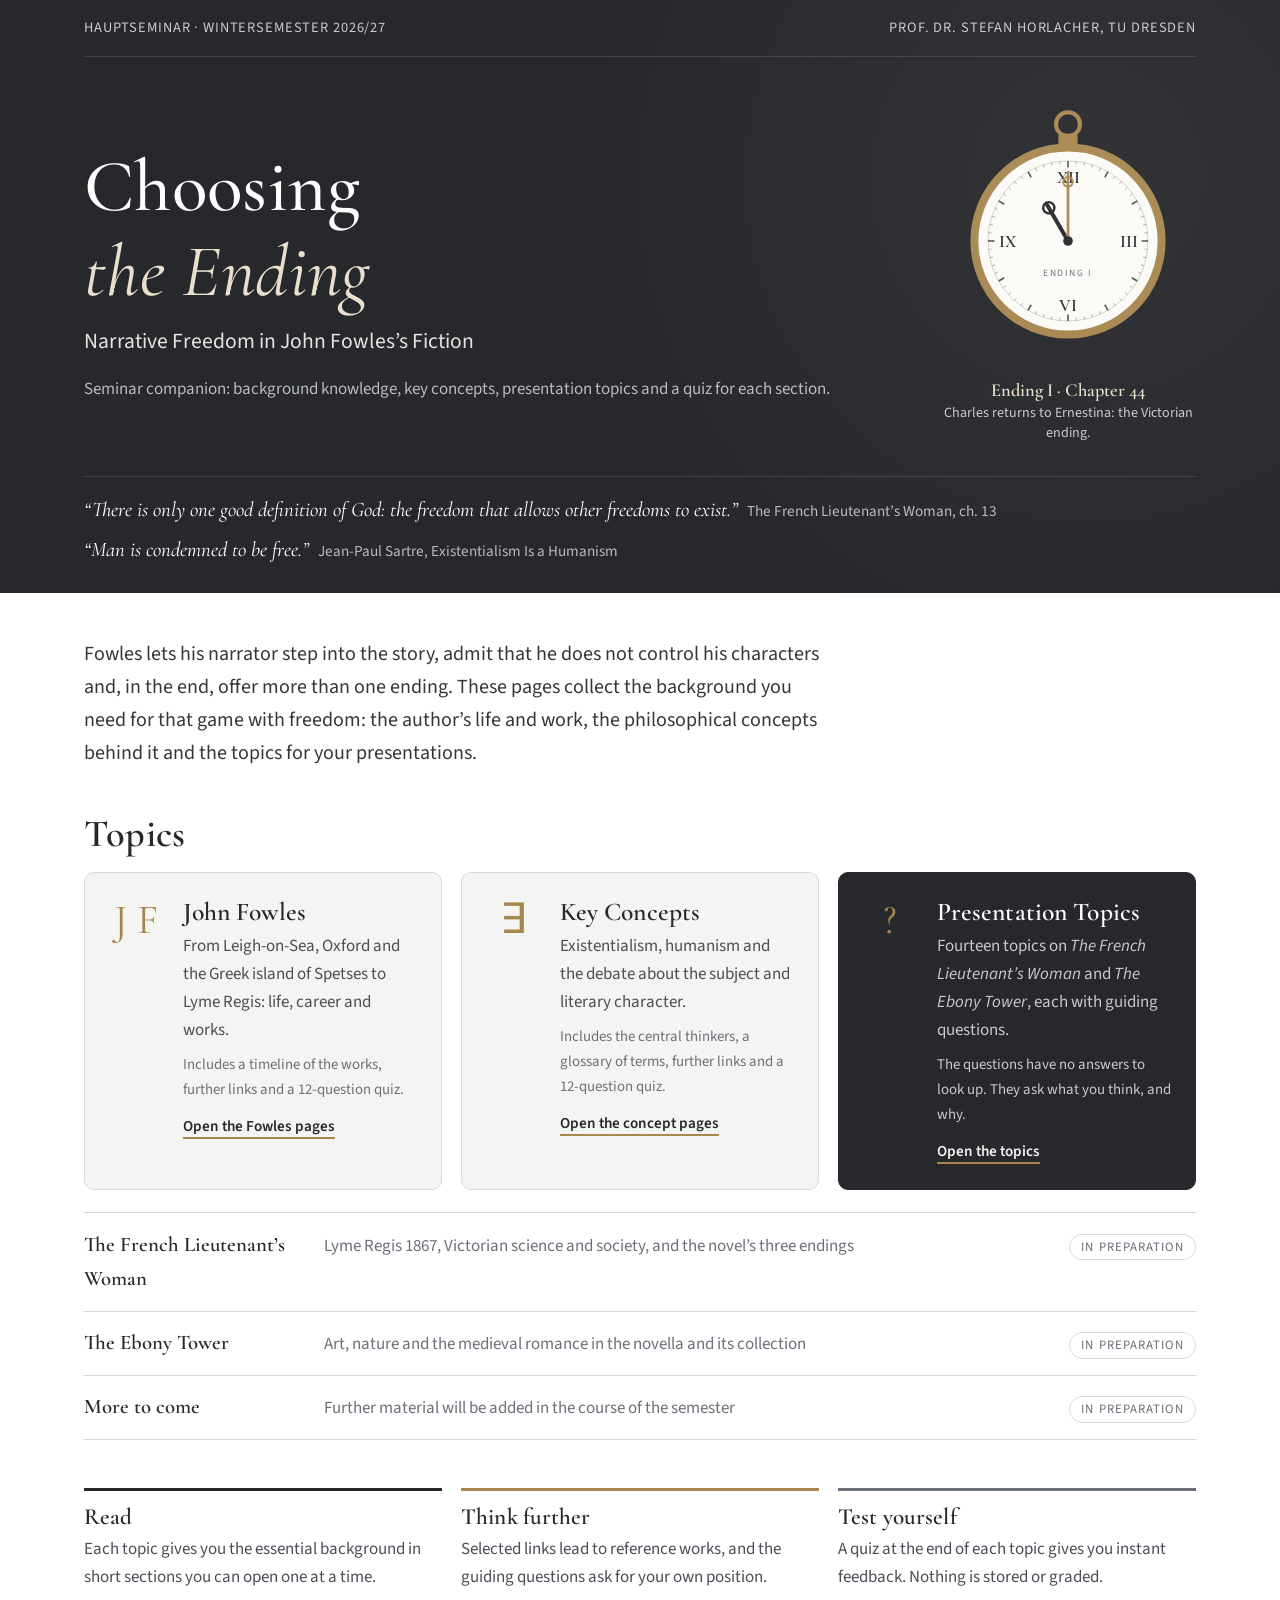
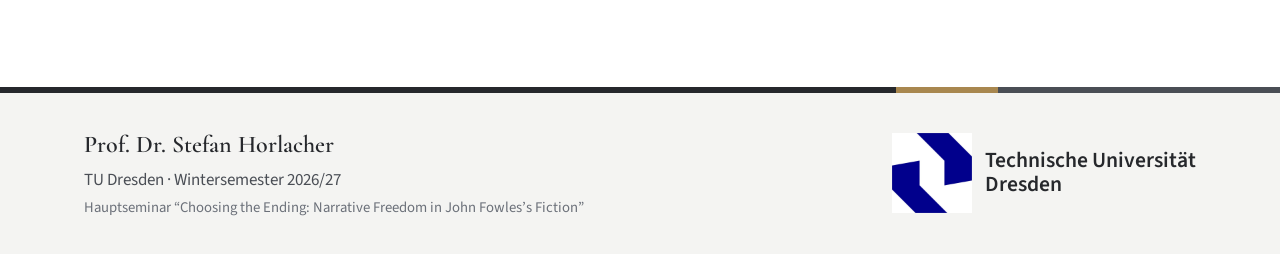
<file: index.html>
<!doctype html>
<html lang="en">
<head>
<meta charset="utf-8">
<meta name="viewport" content="width=device-width, initial-scale=1">
<title>Choosing the Ending · Fowles Seminar</title>
<meta name="description" content="Seminar companion for the Hauptseminar on narrative freedom in John Fowles's fiction, TU Dresden, Wintersemester 2026/27.">
<link rel="preconnect" href="https://fonts.googleapis.com">
<link rel="preconnect" href="https://fonts.gstatic.com" crossorigin>
<link href="https://fonts.googleapis.com/css2?family=Cormorant+Garamond:ital,wght@0,400;0,500;0,600;0,700;1,400;1,500&family=Source+Sans+3:wght@400;600;700&display=swap" rel="stylesheet">
<link rel="stylesheet" href="style.css?v=1">
</head>
<body>
<a class="skip" href="#main">Skip to content</a>

<header class="site-header">
  <div class="wrap">
    <div class="topbar">
      <span>Hauptseminar · Wintersemester 2026/27</span>
      <span>Prof. Dr. Stefan Horlacher, TU Dresden</span>
    </div>

    <div class="hero-grid">
      <div>
        <h1>Choosing <span class="l2">the Ending</span></h1>
        <p class="sub">Narrative Freedom in John Fowles’s Fiction</p>
        <p class="kind">Seminar companion: background knowledge, key concepts, presentation topics and a quiz for each section.</p>
      </div>

      <!-- A Breguet pocket watch: in chapter 61 of The French Lieutenant's Woman the impresario sets his watch back
           a quarter of an hour, and the ending is played again. -->
      <div class="watch-wrap">
        <svg class="watch" id="watch" viewBox="0 0 300 330" role="img" aria-labelledby="watch-t">
          <title id="watch-t">A pocket watch whose hands move forward a quarter of an hour and are then set back, as the three endings of The French Lieutenant’s Woman are shown in turn</title>
          <circle cx="150" cy="24" r="15" fill="none" stroke="#a8874f" stroke-width="5"/>
          <rect x="138" y="36" width="24" height="16" rx="4" fill="#a8874f"/>
          <circle cx="150" cy="170" r="122" fill="#a8874f"/>
          <circle cx="150" cy="170" r="112" fill="#fbfaf7"/>
          <circle cx="150" cy="170" r="100" fill="none" stroke="#26282c" stroke-opacity=".25"/>
          <g id="ticks"></g>
          <g font-family="Cormorant Garamond, Garamond, serif" font-size="22" font-weight="600" fill="#26282c" text-anchor="middle">
            <text x="150" y="98">XII</text><text x="226" y="178">III</text><text x="150" y="257">VI</text><text x="74" y="178">IX</text>
          </g>
          <text id="dial-ending" x="150" y="214" text-anchor="middle" fill="#6b7079" font-family="Source Sans 3, sans-serif" font-size="12" letter-spacing="2">ENDING I</text>
          <g class="hand" id="h-hour">
            <line x1="150" y1="170" x2="150" y2="118" stroke="#26282c" stroke-width="5" stroke-linecap="round"/>
            <circle cx="150" cy="122" r="7" fill="none" stroke="#26282c" stroke-width="3"/>
          </g>
          <g class="hand" id="h-min">
            <line x1="150" y1="170" x2="150" y2="84" stroke="#a8874f" stroke-width="3.5" stroke-linecap="round"/>
            <circle cx="150" cy="96" r="6" fill="none" stroke="#a8874f" stroke-width="2.5"/>
          </g>
          <circle cx="150" cy="170" r="6" fill="#26282c"/>
        </svg>
        <p class="watch-caption" id="watch-caption" aria-live="polite"><b>Ending I · Chapter 44</b>Charles returns to Ernestina: the Victorian ending.</p>
      </div>
    </div>

    <div class="motto">
      <span><span class="w">“There is only one good definition of God: the freedom that allows other freedoms to exist.”</span> The French Lieutenant’s Woman, ch. 13</span>
      <span><span class="w">“Man is condemned to be free.”</span> Jean-Paul Sartre, Existentialism Is a Humanism</span>
    </div>
  </div>
</header>

<main id="main" class="wrap">
  <p class="lead">Fowles lets his narrator step into the story, admit that he does not control his characters and, in the end, offer more than one ending. These pages collect the background you need for that game with freedom: the author’s life and work, the philosophical concepts behind it and the topics for your presentations.</p>

  <h2>Topics</h2>
  <div class="features">
    <a class="feature" href="fowles.html">
      <span class="glyph" aria-hidden="true">J F</span>
      <span>
        <h3>John Fowles</h3>
        <p>From Leigh-on-Sea, Oxford and the Greek island of Spetses to Lyme Regis: life, career and works.</p>
        <p class="contents">Includes a timeline of the works, further links and a 12-question quiz.</p>
        <span class="open">Open the Fowles pages</span>
      </span>
    </a>
    <a class="feature" href="concepts.html">
      <span class="glyph" aria-hidden="true">∃</span>
      <span>
        <h3>Key Concepts</h3>
        <p>Existentialism, humanism and the debate about the subject and literary character.</p>
        <p class="contents">Includes the central thinkers, a glossary of terms, further links and a 12-question quiz.</p>
        <span class="open">Open the concept pages</span>
      </span>
    </a>
    <a class="feature dark" href="presentations.html">
      <span class="glyph" aria-hidden="true">?</span>
      <span>
        <h3>Presentation Topics</h3>
        <p>Fourteen topics on <i>The French Lieutenant’s Woman</i> and <i>The Ebony Tower</i>, each with guiding questions.</p>
        <p class="contents">The questions have no answers to look up. They ask what you think, and why.</p>
        <span class="open">Open the topics</span>
      </span>
    </a>
  </div>

  <ul class="upcoming">
    <li>
      <span class="name">The French Lieutenant’s Woman</span>
      <span class="what">Lyme Regis 1867, Victorian science and society, and the novel’s three endings</span>
      <span class="status">In preparation</span>
    </li>
    <li>
      <span class="name">The Ebony Tower</span>
      <span class="what">Art, nature and the medieval romance in the novella and its collection</span>
      <span class="status">In preparation</span>
    </li>
    <li>
      <span class="name">More to come</span>
      <span class="what">Further material will be added in the course of the semester</span>
      <span class="status">In preparation</span>
    </li>
  </ul>

  <section class="how" aria-label="How to use these pages">
    <div>
      <h3>Read</h3>
      <p>Each topic gives you the essential background in short sections you can open one at a time.</p>
    </div>
    <div>
      <h3>Think further</h3>
      <p>Selected links lead to reference works, and the guiding questions ask for your own position.</p>
    </div>
    <div>
      <h3>Test yourself</h3>
      <p>A quiz at the end of each topic gives you instant feedback. Nothing is stored or graded.</p>
    </div>
  </section>
</main>

<footer class="site-footer">
  <div class="band"></div>
  <div class="wrap inner">
    <div>
      <div class="who">Prof. Dr. Stefan Horlacher</div>
      <p>TU Dresden · Wintersemester 2026/27</p>
      <p class="seminar">Hauptseminar “Choosing the Ending: Narrative Freedom in John Fowles’s Fiction”</p>
    </div>
    <div class="tu-logo"><img src="tud-logo-mark.png" alt="" onerror="this.remove()"><span>Technische Universität<br>Dresden</span></div>
  </div>
</footer>

<script>
  // Watch: ticks, and the three endings in a loop
  (function () {
    var ns = "http://www.w3.org/2000/svg", g = document.getElementById("ticks");
    for (var i = 0; i < 60; i++) {
      var l = document.createElementNS(ns, "line"), big = i % 5 === 0;
      l.setAttribute("x1", 150); l.setAttribute("x2", 150);
      l.setAttribute("y1", 70); l.setAttribute("y2", big ? 78 : 74);
      l.setAttribute("stroke", "#26282c"); l.setAttribute("stroke-width", big ? 2 : 1);
      l.setAttribute("stroke-opacity", big ? .8 : .4);
      l.setAttribute("transform", "rotate(" + i * 6 + " 150 170)");
      g.appendChild(l);
    }
    var watch = document.getElementById("watch"), cap = document.getElementById("watch-caption"),
        dial = document.getElementById("dial-ending"),
        hh = document.getElementById("h-hour"), mh = document.getElementById("h-min");
    var endings = [
      ["Ending I · Chapter 44", "Charles returns to Ernestina: the Victorian ending.", "ENDING I"],
      ["Ending II · Chapter 60", "Charles finds Sarah in Chelsea, and a child.", "ENDING II"],
      ["Ending III · Chapter 61", "The same quarter of an hour, played again: Charles leaves alone.", "ENDING III"]
    ];
    var rewind = ["A quarter of an hour back", "The impresario sets his watch back, and the scene can begin again.", "· · ·"];
    var m = 270; // a quarter to eleven
    function set(min) {
      mh.style.transform = "rotate(" + min + "deg)";
      hh.style.transform = "rotate(" + (300 + min / 12) + "deg)";
    }
    function say(t) {
      cap.classList.add("fade");
      setTimeout(function () { cap.innerHTML = "<b>" + t[0] + "</b>" + t[1]; dial.textContent = t[2]; cap.classList.remove("fade"); }, 450);
    }
    set(m);
    if (window.matchMedia && matchMedia("(prefers-reduced-motion: reduce)").matches) return;
    var k = 0;
    function step() {
      watch.classList.remove("rewind");
      say(endings[k]); m += 90; set(m);
      setTimeout(function () {
        watch.classList.add("rewind");
        say(rewind); m -= 90; set(m);
        k = (k + 1) % endings.length;
        setTimeout(step, 2600);
      }, 5200);
    }
    setTimeout(step, 1200);
  })();
</script>
</body>
</html>
</file>
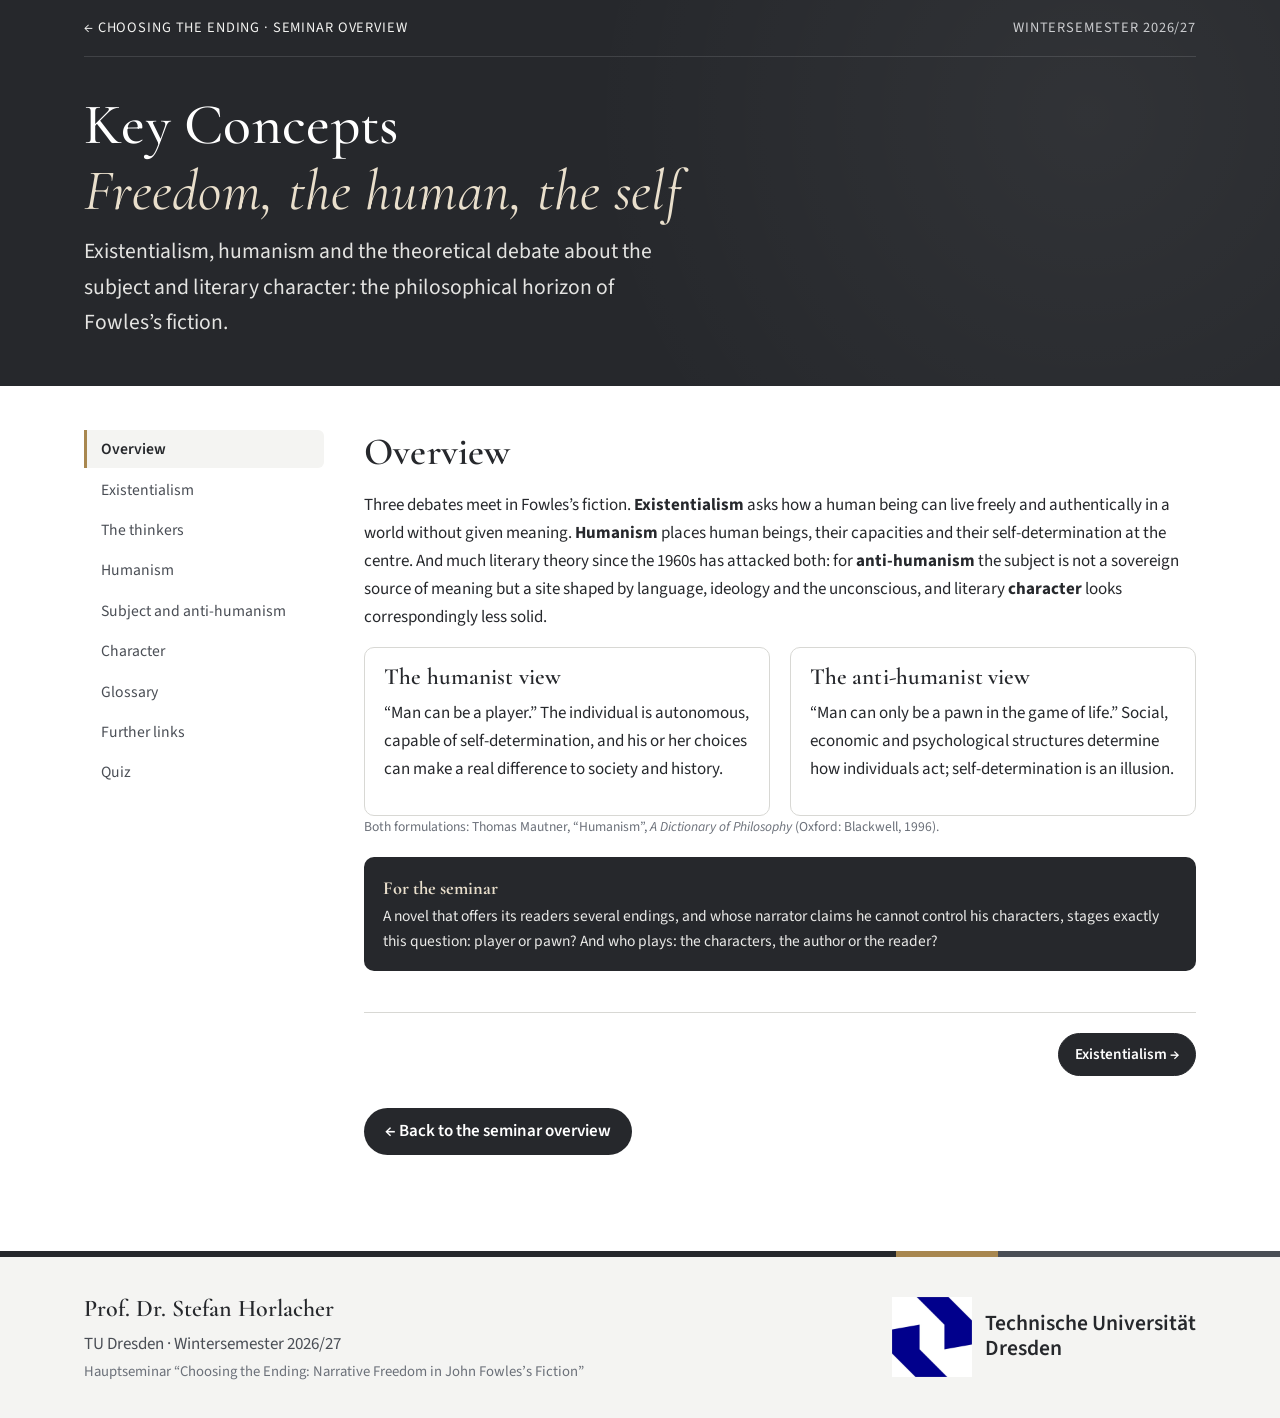
<file: concepts.html>
<!doctype html>
<html lang="en">
<head>
<meta charset="utf-8">
<meta name="viewport" content="width=device-width, initial-scale=1">
<title>Key Concepts · Fowles Seminar</title>
<meta name="description" content="Existentialism, humanism, subject and character: key concepts for the Hauptseminar on narrative freedom in John Fowles's fiction, TU Dresden.">
<link rel="preconnect" href="https://fonts.googleapis.com">
<link rel="preconnect" href="https://fonts.gstatic.com" crossorigin>
<link href="https://fonts.googleapis.com/css2?family=Cormorant+Garamond:ital,wght@0,400;0,500;0,600;0,700;1,400;1,500&family=Source+Sans+3:wght@400;600;700&display=swap" rel="stylesheet">
<link rel="stylesheet" href="style.css?v=1">
</head>
<body>
<a class="skip" href="#main">Skip to content</a>

<header class="site-header small">
  <div class="wrap">
    <div class="topbar">
      <a href="index.html">← Choosing the Ending · Seminar overview</a>
      <span>Wintersemester 2026/27</span>
    </div>
    <div class="hero-grid">
      <div>
        <h1>Key Concepts <span class="l2">Freedom, the human, the self</span></h1>
        <p class="sub">Existentialism, humanism and the theoretical debate about the subject and literary character: the philosophical horizon of Fowles’s fiction.</p>
      </div>
    </div>
  </div>
</header>

<main id="main" class="wrap">
  <div class="tabbed">
    <nav class="tabs" role="tablist" aria-label="Sections">
      <button role="tab" data-for="overview">Overview</button>
      <button role="tab" data-for="existentialism">Existentialism</button>
      <button role="tab" data-for="thinkers">The thinkers</button>
      <button role="tab" data-for="humanism">Humanism</button>
      <button role="tab" data-for="subject">Subject and anti-humanism</button>
      <button role="tab" data-for="character">Character</button>
      <button role="tab" data-for="glossary">Glossary</button>
      <button role="tab" data-for="links">Further links</button>
      <button role="tab" data-for="quiz-panel">Quiz</button>
    </nav>

    <div>
      <!-- ============ OVERVIEW ============ -->
      <section class="panel" id="overview" role="tabpanel">
        <h2>Overview</h2>
        <p>Three debates meet in Fowles’s fiction. <b>Existentialism</b> asks how a human being can live freely and authentically in a world without given meaning. <b>Humanism</b> places human beings, their capacities and their self-determination at the centre. And much literary theory since the 1960s has attacked both: for <b>anti-humanism</b> the subject is not a sovereign source of meaning but a site shaped by language, ideology and the unconscious, and literary <b>character</b> looks correspondingly less solid.</p>
        <div class="twocol">
          <div class="box">
            <h3>The humanist view</h3>
            <p>“Man can be a player.” The individual is autonomous, capable of self-determination, and his or her choices can make a real difference to society and history.</p>
          </div>
          <div class="box">
            <h3>The anti-humanist view</h3>
            <p>“Man can only be a pawn in the game of life.” Social, economic and psychological structures determine how individuals act; self-determination is an illusion.</p>
          </div>
        </div>
        <p class="src">Both formulations: Thomas Mautner, “Humanism”, <i>A Dictionary of Philosophy</i> (Oxford: Blackwell, 1996).</p>
        <div class="note fowles"><b>For the seminar</b>A novel that offers its readers several endings, and whose narrator claims he cannot control his characters, stages exactly this question: player or pawn? And who plays: the characters, the author or the reader?</div>
      </section>

      <!-- ============ EXISTENTIALISM ============ -->
      <section class="panel" id="existentialism" role="tabpanel">
        <h2>Existentialism</h2>
        <p class="term"><span class="w">Anxiety</span> For Heidegger and Sartre not despair, but a symptom of freedom and self-awareness.</p>
        <p>Existentialism is a philosophical movement usually traced back to the Danish philosopher Søren Kierkegaard. The term itself was first introduced by Gabriel Marcel in 1943 and then taken up by Jean-Paul Sartre; Karl Jaspers, from the same tradition, had earlier spoken of “existence philosophy”. The existentialists differ widely, and given their individualism many of them denied belonging to any “movement” at all.</p>

        <div class="flips">
          <button class="flip"><span class="inner">
            <span class="face front"><span class="big">The individual</span><span class="hint">Turn</span></span>
            <span class="face back"><b>Against the herd</b>A shared concern for the individual and personal responsibility, and suspicion of the individual’s submersion in larger public groups or forces.</span>
          </span></button>
          <button class="flip"><span class="inner">
            <span class="face front"><span class="big">Choice</span><span class="hint">Turn</span></span>
            <span class="face back"><b>Passionate commitment</b>For Kierkegaard and Sartre, personal choice and commitment are essential for true “existence”.</span>
          </span></button>
          <button class="flip"><span class="inner">
            <span class="face front"><span class="big">No given meaning</span><span class="hint">Turn</span></span>
            <span class="face back"><b>Abandoned</b>If God is dead, we find ourselves “thrown” into a world with no pregiven direction or legitimation.</span>
          </span></button>
          <button class="flip"><span class="inner">
            <span class="face front"><span class="big">Not despair</span><span class="hint">Turn</span></span>
            <span class="face back"><b>A common error</b>The movement is not an advocacy of gloom: for Sartre its heart is a renewed confidence in the significance of being human.</span>
          </span></button>
        </div>

        <details class="acc" open>
          <summary>The human condition<small>After Charles B. Guignon</small></summary>
          <div class="body">
            <p>Existentialists start from the assumption that it is no longer possible to believe in a transcendent justification for our existence. We seek an overarching meaning for our lives, but there is no “proper function of humans” and no “plan in God’s mind” that tells us the right way to be human.</p>
            <p>Instead of thinking of a human being as a thing (a mind, a body or both), existentialists describe a deep tension between two sides of our being. We are organisms with needs and drives, living at the level of sensation and desire. But because we are capable of self-awareness, we can reflect on our desires and evaluate ourselves in terms of a larger vision of what our lives are adding up to. The self is therefore not an object but an unfolding event: “I am what I make of myself throughout the course of my life as a whole.”</p>
          </div>
        </details>
        <details class="acc">
          <summary>Being-in-the-world and facticity<small>Why there is no “view from nowhere”</small></summary>
          <div class="body">
            <p>Existentialists distrust abstract theorizing about humans. They begin with our everyday situation as agents, before reflection. It is part of our <b>facticity</b> that we are caught up in the midst of things, involved with others, affected by moods and commitments, embodied (“I am my body”, as Gabriel Marcel wrote, a theme central to Simone de Beauvoir and Maurice Merleau-Ponty) and embedded in a particular cultural and historical milieu.</p>
            <p>So there is no way to achieve a “God’s-eye view” of ourselves. A totally detached standpoint, which Marcel calls “desertion” and Merleau-Ponty “high-altitude thinking”, distorts the world because it bleaches out our sense of what matters.</p>
          </div>
        </details>
        <details class="acc">
          <summary>Freedom and responsibility<small>“Condemned to be free”</small></summary>
          <div class="body">
            <p>Our choices are free in three senses: no outside factors determine our will; in any particular case we could have acted otherwise; and we are therefore responsible for our choices in a way that justifies praise and blame.</p>
            <p>Even habitual actions are choices. Someone who goes to work every day because he must support his family is, for Sartre, deceiving himself if he thinks he is compelled: he could walk away and join a monastery. Letting duty or money decide is itself a choice, through which he takes on an identity and for which he is responsible. Sartre captures this in the formula that humans are “condemned to be free”.</p>
          </div>
        </details>
        <details class="acc">
          <summary>Nothingness, the Absurd and its transcendence<small>After Richard Sheppard</small></summary>
          <div class="body">
            <p>Existentialist writing begins from the experience of nothingness, anomie and absurdity. A dimension of Being has been forced out of consciousness by societies that overvalue rationality, will-power, acquisitiveness, productivity and technical skill. Individuals feel thrown into a world of fragments that say nothing, among people who talk past each other, in a stream of disconnected moments. Nietzsche called this experience “the death of God”; Kafka’s <i>The Castle</i> (1926) is perhaps its fullest literary expression.</p>
            <p>Yet the paradox at the heart of existentialist psychology is that this <i>Angst</i> points to its own transcendence: precisely because we experience absurdity so intensely, there must be a human propensity towards order and meaning. Sartre equates it with the will, Camus leaves it unnamed, Heidegger calls it <i lang="de">Sorge</i> (care), Kierkegaard the soul.</p>
            <p>Sartre’s dictum “existence precedes essence” can therefore mean two things: either that existence is meaningless and we must create our own values, or that a hidden meaning is embedded in each existence and must be discovered and lived.</p>
          </div>
        </details>
        <p class="src">Sources: Robert Solomon, “Existentialism”, in Mautner, <i>A Dictionary of Philosophy</i> (1996); Richard Sheppard, “Existentialism”, in <i>The Routledge Dictionary of Literary Terms</i> (2006); Charles B. Guignon, “Existentialism”, <i>Routledge Encyclopedia of Philosophy</i>, vol. 3 (1998).</p>
      </section>

      <!-- ============ THINKERS ============ -->
      <section class="panel" id="thinkers" role="tabpanel">
        <h2>The thinkers</h2>
        <p class="term"><span class="w">The absurd</span> Camus’s term, which has (wrongly) come to stand for existentialism as a whole.</p>
        <p>Kierkegaard was a devout Christian, Nietzsche an atheist, Sartre a Marxist, and Heidegger joined the Nazi party in 1933. Kierkegaard and Sartre insisted on the freedom of the will, Nietzsche denied it, Heidegger hardly discussed it. What they share is an attitude particularly relevant to modern mass society. Turn the cards.</p>
        <div class="flips wide">
          <button class="flip"><span class="inner">
            <span class="face front"><span class="big">Søren Kierkegaard</span><span class="small">1813–1855 · Denmark</span><span class="hint">Turn</span></span>
            <span class="face back"><b>Subjective truth</b>The chief exponent of religious existentialism. Faith matters precisely because Christianity is irrational, even absurd. What counts is the “subjective truth” of one’s own existence in the face of objective uncertainty, and the “leap of faith”.</span>
          </span></button>
          <button class="flip"><span class="inner">
            <span class="face front"><span class="big">Friedrich Nietzsche</span><span class="small">1844–1900 · Germany</span><span class="hint">Turn</span></span>
            <span class="face back"><b>Against the herd</b>Religion and morality are a “slave morality” preferring safety to excellence. Against it he sets “master morality”, the “will to power” and the obscure ideal of the <i lang="de">Übermensch</i> in <i>Thus Spoke Zarathustra</i>.</span>
          </span></button>
          <button class="flip"><span class="inner">
            <span class="face front"><span class="big">Martin Heidegger</span><span class="small">1889–1976 · Germany</span><span class="hint">Turn</span></span>
            <span class="face back"><b>Authentic existence</b>He applied Husserl’s phenomenology to personal questions: how we should live, what we are, the meaning of life and death. He distinguished “authentic existence” from mere social existence (<i>Being and Time</i>, 1927).</span>
          </span></button>
          <button class="flip"><span class="inner">
            <span class="face front"><span class="big">Jean-Paul Sartre</span><span class="small">1905–1980 · France</span><span class="hint">Turn</span></span>
            <span class="face back"><b>Humans are free</b>Consciousness (“being-for-itself”) is always free to choose, though not free not to choose. One may be cowardly or shy, but that is a choice, and one can always resolve to change.</span>
          </span></button>
          <button class="flip"><span class="inner">
            <span class="face front"><span class="big">Albert Camus</span><span class="small">1913–1960 · France</span><span class="hint">Turn</span></span>
            <span class="face back"><b>The Absurd</b>The world does not give meaning to individuals: it is “absurd”. But the Absurd is no licence for despair. Religious belief appears to him as “philosophical suicide”.</span>
          </span></button>
          <button class="flip"><span class="inner">
            <span class="face front"><span class="big">Maurice Merleau-Ponty</span><span class="small">1908–1961 · France</span><span class="hint">Turn</span></span>
            <span class="face back"><b>The body, and limits to freedom</b>He persuaded Sartre to modify his “absolute” insistence on freedom. With Beauvoir he made embodiment a central existentialist theme.</span>
          </span></button>
        </div>
        <p>Religious existentialists inspired by Kierkegaard include Paul Tillich, Martin Buber, Karl Barth and Gabriel Marcel. For Buber, the “eternal Thou” breaks into time through the “human Thou” (<i>I and Thou</i>, 1923); for Jaspers, people can listen in “philosophical faith” for a hidden Transcendence.</p>
        <div class="note fowles"><b>For the seminar</b>Fowles read Sartre and Camus at Oxford and shared their sense of the absurd, but never called himself an existentialist. Look out for which of these positions his narrators and characters actually take.</div>
      </section>

      <!-- ============ HUMANISM ============ -->
      <section class="panel" id="humanism" role="tabpanel">
        <h2>Humanism</h2>
        <p class="term"><span class="w">The humanities</span> Grammar, rhetoric, poetry, history and moral philosophy: the Renaissance curriculum at the root of humanism.</p>
        <p>Humanism is less a school of thought than a general perspective that assigns human beings a special place in the scheme of things. It occupies a middle position between two competitors: an emphasis on the supernatural, which makes humanity radically dependent on a divine order, and a scientific view that treats humans as one organism among others. Humanism sees in human beings unique capacities to be cultivated and celebrated for their own sake.</p>

        <h3>Three meanings</h3>
        <div class="flips wide">
          <button class="flip"><span class="inner">
            <span class="face front"><span class="big">1 · Renaissance</span><span class="small">Petrarch, Valla, Pico, Erasmus, More</span><span class="hint">Turn</span></span>
            <span class="face back"><b>The full development of the individual</b>An intellectual and cultural movement linked to the revival of classical learning. Revived around 1800 by German neohumanists such as Goethe, Schiller and Wilhelm von Humboldt.</span>
          </span></button>
          <button class="flip"><span class="inner">
            <span class="face front"><span class="big">2 · Secular</span><span class="small">The English-speaking world since the 19th century</span><span class="hint">Turn</span></span>
            <span class="face back"><b>A non-religious world-view</b>Usually based on a belief in human capacity for self-cultivation and self-improvement, and in the progress of mankind.</span>
          </span></button>
          <button class="flip"><span class="inner">
            <span class="face front"><span class="big">3 · French theory</span><span class="small">and its anti-humanist critics</span><span class="hint">Turn</span></span>
            <span class="face back"><b>The autonomous human being</b>Man as capable of self-determination, whose choices make a difference to society and history. Against this: Lévi-Strauss, Lacan, Althusser, Foucault.</span>
          </span></button>
        </div>

        <details class="acc">
          <summary>From the <i>studia humanitatis</i> to the word “humanism”<small>Renaissance Italy and a 19th-century coinage</small></summary>
          <div class="body">
            <p>The Renaissance (roughly 1350 to 1650) had no word “humanism”. It had the Latin phrase <i>studia humanitatis</i>, borrowed from classical antiquity: Cicero used it a few times, and the grammarian Aulus Gellius equated <i>humanitas</i> with the Greek <i lang="grc">παιδεία</i> (<i>paideia</i>), the liberal education meant to develop a child’s intellectual, moral and aesthetic capacities. A teacher of these subjects was called <i lang="it">umanista</i>, apparently first in Italian student slang. The dominant discipline was rhetoric, and eloquence was the humanists’ highest accomplishment.</p>
            <p>The word <i lang="de">Humanismus</i> was coined in the early nineteenth century by the German educator F. J. Niethammer, for an education based on the Greek and Latin classics, and then borrowed by historians such as Georg Voigt (1859) to describe the Renaissance movement.</p>
            <p>Renaissance humanism was neither a philosophy nor an ideology: some humanists were pious and some not, some became Protestants and others remained Catholic. Its lasting effect was the recovery and translation of a great reservoir of Greek texts. As long as we value literature and history, every educated person is, in this sense, a humanist.</p>
          </div>
        </details>
        <details class="acc">
          <summary>Enlightenment and after<small>Perfectibility, and its doubters</small></summary>
          <div class="body">
            <p>Eighteenth-century thinkers such as Voltaire, Diderot, Rousseau, Bentham, Hume, Lessing, Kant, Franklin and Jefferson, though not always agreeing, formed a family united in support of freedom, equality, tolerance, secularism and cosmopolitanism. They believed in the perfectibility of human nature, in moral sense and responsibility, and in progress.</p>
            <p>In the nineteenth century Marx, Nietzsche and Freud began to question human autonomy: Marx showed that humans are conditioned by class, Nietzsche that they are still caught in Christian morality, Freud that they are torn between instinct and ideal. Saussure’s insight, developed by Foucault, Lacan and Derrida, that language shapes us more than we shape language, undermined a further humanist assumption.</p>
          </div>
        </details>
        <details class="acc">
          <summary>The image of the human in Renaissance art<small>Donatello, Leonardo, Michelangelo</small></summary>
          <div class="body">
            <p>Even when painting religious scenes, Renaissance artists celebrated the human body and gave it intrinsic value and dignity. Examples: Donatello’s bronze <i>David</i> (probably 1440s, Bargello, Florence), Leonardo’s <i>Mona Lisa</i> (begun c. 1503, Louvre) and Michelangelo’s <i>Creation of Adam</i> (c. 1511) on the Sistine Chapel ceiling.</p>
            <p>Medieval thinkers, it has been said, philosophized on their knees; the humanists dared to stand up. Instead of the passive “Everyman” of medieval drama, fought over by a good and a bad angel, the Renaissance placed the distinctive, self-determining individual.</p>
          </div>
        </details>
        <p class="src">Sources: Konstantin Kolenda, “Humanism”, <i>The Cambridge Dictionary of Philosophy</i>; Thomas Mautner, “Humanism” (1996); John C. Luik, “Humanism”, and John Monfasani, “Humanism, Renaissance”, <i>Routledge Encyclopedia of Philosophy</i>, vol. 4 (1998); Gary Day, “Humanism”, <i>The Routledge Dictionary of Literary Terms</i> (2006).</p>
      </section>

      <!-- ============ SUBJECT ============ -->
      <section class="panel" id="subject" role="tabpanel">
        <h2>Subject and anti-humanism</h2>
        <p class="term"><span class="w">The thinking self</span> The subject as self or ego, the main target of recent theory.</p>
        <p>In recent theory the traditional “subject”, the self or ego, has been used in a largely pejorative sense. Two beliefs came under attack: that the human subject is a point of origin for historical, social or even personal events, and that the individual has valid self-knowledge and is in charge of him- or herself.</p>
        <div class="twocol">
          <div class="box">
            <h3>The traditional subject</h3>
            <p>Primary, unified, self-present, self-determining, autonomous, homogeneous: the source and master of meaning.</p>
          </div>
          <div class="box">
            <h3>The post-structuralist subject</h3>
            <p>Secondary, constructed (by language or ideology), volatile, “standing in its own shadow”, self-divided: a site where things happen rather than that which makes them happen.</p>
          </div>
        </div>
        <details class="acc">
          <summary>Barthes, Foucault, Culler, Lacan<small>The dissolution of the subject</small></summary>
          <div class="body">
            <p>In Roland Barthes’s “The Death of the Author” it is language that displaces the individual, who reappears, however, as the reader. Michel Foucault, in “What is an Author?”, goes further: the subject is to be deprived of its role as originator and analysed “as a variable and complex function of discourse”.</p>
            <p>Jonathan Culler: as the self is broken down into component systems, it comes to seem more and more like a construct, “a result of systems of convention”; the “I” is not given but comes to exist as that which is addressed by others. An influential figure here is the psychoanalyst Jacques Lacan, with his writing on the mirror stage.</p>
          </div>
        </details>
        <details class="acc">
          <summary>Althusser and the turn against humanism<small>And why some critics want humanism back</small></summary>
          <div class="body">
            <p>The pejorative use of “humanism” in Anglo-American theory can probably be dated from Louis Althusser’s <i>For Marx</i> (French 1965, English 1969). For Althusser, positing a human essence is the heart of humanism. His followers call humanism idealist, ahistorical and individualistic: it locates a timeless human essence in individuals rather than in social structures, and often projects the features of one society (hence “bourgeois” or “liberal” humanism) onto humanity at large.</p>
            <p>Critics of this critique answer that anti-humanism throws the baby out with the bathwater. Francis Mulhern points out that anti-humanism, too, belongs to a tradition that affirms human self-development, and that “too euphoric a dissolution of the humanist subject” may reduce all emancipation to “a Babel” of positional gambits. Michèle Barrett recalls the progressive role of humanism as a secularizing force. A non-essentialist humanism could offer relatively stable, if contested, reference points for “the human”.</p>
          </div>
        </details>
        <p class="src">Source: Jeremy Hawthorn, <i>A Glossary of Contemporary Literary Theory</i> (London: Arnold), entries “Subject and subjectivity”, “Character” and “Humanism”.</p>
      </section>

      <!-- ============ CHARACTER ============ -->
      <section class="panel" id="character" role="tabpanel">
        <h2>Character</h2>
        <p class="term"><span class="w">Character</span> Originally a stamp or imprint, the mark pressed into a coin.</p>
        <p>The concept of literary character has had a hard time in twentieth-century theory. If the human being is more site than source, “more puppet or response than puppet-master or cause”, then literary character has less claim to serious attention. Theorists here follow modernist and postmodernist writers who had abandoned traditional characterization.</p>
        <blockquote>“You mustn’t look in my novel for the old stable ego of the character.”<cite>D. H. Lawrence, letter to Edward Garnett, 1914</cite></blockquote>
        <p>Lawrence still believed in a single human element underneath, which passes through “allotropic states” (allotropy: a change of physical properties without a change of substance). Later novelists abandoned even this belief: the unity of the individual, real or literary, is an illusion; human beings are sites of struggle and division.</p>
        <details class="acc">
          <summary>Lyotard, Prince, Sinfield<small>Nodal points, anthropomorphic existents and Desdemona</small></summary>
          <div class="body">
            <p>Jean-François Lyotard (<i>The Postmodern Condition</i>): a self “does not amount to much, but no self is an island”; each person is located at “nodal points” of communication circuits, a post through which messages pass.</p>
            <p>Gerald Prince defines character as “an existent endowed with anthropomorphic traits and engaged in anthropomorphic actions”. Alan Sinfield argues that Desdemona “is a disjointed sequence of positions that women are conventionally supposed to occupy” and has no character of her own, being a convenience in the story of Othello, Iago and Venice; by implication, others in the play do possess one.</p>
          </div>
        </details>
        <div class="note fowles"><b>For the seminar</b>Sinfield’s question can be asked of Fowles’s women: is Sarah Woodruff a character in her own right, or a sequence of positions that serve Charles’s story? This is one of the presentation topics.</div>
      </section>

      <!-- ============ GLOSSARY ============ -->
      <section class="panel" id="glossary" role="tabpanel">
        <h2>Glossary</h2>
        <p>Key terms from this page. Say the definition to yourself first, then turn the card.</p>
        <div class="flips">
          <button class="flip"><span class="inner"><span class="face front"><span class="big">Existence precedes essence</span><span class="hint">Turn</span></span><span class="face back"><b>Sartre</b>There is no given human nature; we first exist and then make ourselves, or must discover the meaning of our existence.</span></span></button>
          <button class="flip"><span class="inner"><span class="face front"><span class="big">Facticity</span><span class="hint">Turn</span></span><span class="face back"><b>Being-in-a-situation</b>We are always already embodied, involved with others and embedded in a cultural and historical milieu.</span></span></button>
          <button class="flip"><span class="inner"><span class="face front"><span class="big">Thrownness</span><span class="hint">Turn</span></span><span class="face back"><b>Abandonment</b>We find ourselves “thrown” into a world with no pregiven direction or legitimation.</span></span></button>
          <button class="flip"><span class="inner"><span class="face front"><span class="big">Authenticity</span><span class="hint">Turn</span></span><span class="face back"><b>Heidegger</b>Authentic existence, owned and chosen, as opposed to mere social existence and “going along with the crowd”.</span></span></button>
          <button class="flip"><span class="inner"><span class="face front"><span class="big">Being-for-itself</span><span class="hint">Turn</span></span><span class="face back"><b>Sartre</b>Consciousness, which is always free to choose, though not free not to choose, and can “negate” the given world.</span></span></button>
          <button class="flip"><span class="inner"><span class="face front"><span class="big">The Absurd</span><span class="hint">Turn</span></span><span class="face back"><b>Camus</b>The world does not give meaning to individuals. Not a licence for despair.</span></span></button>
          <button class="flip"><span class="inner"><span class="face front"><span class="big">Leap of faith</span><span class="hint">Turn</span></span><span class="face back"><b>Kierkegaard</b>Passionate commitment in the face of objective uncertainty, not a rational proof.</span></span></button>
          <button class="flip"><span class="inner"><span class="face front"><span class="big">Anti-humanism</span><span class="hint">Turn</span></span><span class="face back"><b>Althusser, Foucault, Lacan</b>Rejects a human essence and the subject as “self-transparent originator of meaning”.</span></span></button>
        </div>
      </section>

      <!-- ============ LINKS ============ -->
      <section class="panel" id="links" role="tabpanel">
        <h2>Further links</h2>
        <ul class="links">
          <li><a href="https://plato.stanford.edu/entries/existentialism/" target="_blank" rel="noopener"><span class="t">Existentialism</span><span class="d">Stanford Encyclopedia of Philosophy: the standard academic overview</span></a></li>
          <li><a href="https://plato.stanford.edu/entries/sartre/" target="_blank" rel="noopener"><span class="t">Jean-Paul Sartre</span><span class="d">Stanford Encyclopedia of Philosophy</span></a></li>
          <li><a href="https://plato.stanford.edu/entries/camus/" target="_blank" rel="noopener"><span class="t">Albert Camus</span><span class="d">Stanford Encyclopedia of Philosophy: absurdity, revolt and living without hope</span></a></li>
          <li><a href="https://www.marxists.org/reference/archive/sartre/works/exist/sartre.htm" target="_blank" rel="noopener"><span class="t">Sartre, “Existentialism Is a Humanism” (1946)</span><span class="d">Full English text of the lecture that links both concepts of this page</span></a></li>
          <li><a href="https://www.britannica.com/topic/humanism" target="_blank" rel="noopener"><span class="t">Humanism</span><span class="d">Encyclopaedia Britannica: definition and history</span></a></li>
          <li><a href="https://plato.stanford.edu/entries/pico-della-mirandola/" target="_blank" rel="noopener"><span class="t">Giovanni Pico della Mirandola</span><span class="d">Stanford Encyclopedia of Philosophy: the author of the “Oration on the Dignity of Man”</span></a></li>
          <li><a href="https://plato.stanford.edu/entries/foucault/" target="_blank" rel="noopener"><span class="t">Michel Foucault</span><span class="d">Stanford Encyclopedia of Philosophy: also on discipline and surveillance</span></a></li>
          <li><a href="https://www.ucl.ac.uk/bentham-project/who-was-jeremy-bentham/panopticon" target="_blank" rel="noopener"><span class="t">Bentham’s Panopticon</span><span class="d">UCL Bentham Project: the prison design behind Foucault’s metaphor</span></a></li>
          <li><a href="https://plato.stanford.edu/entries/lacan/" target="_blank" rel="noopener"><span class="t">Jacques Lacan</span><span class="d">Stanford Encyclopedia of Philosophy: including the mirror stage</span></a></li>
        </ul>
      </section>

      <!-- ============ QUIZ ============ -->
      <section class="panel" id="quiz-panel" role="tabpanel">
        <h2>Quiz</h2>
        <p>Twelve questions on the key concepts. You get feedback straight away; nothing is stored.</p>
        <div class="quiz" id="quiz"></div>
      </section>

      <a class="back-home" href="index.html">← Back to the seminar overview</a>
    </div>
  </div>
</main>

<footer class="site-footer">
  <div class="band"></div>
  <div class="wrap inner">
    <div>
      <div class="who">Prof. Dr. Stefan Horlacher</div>
      <p>TU Dresden · Wintersemester 2026/27</p>
      <p class="seminar">Hauptseminar “Choosing the Ending: Narrative Freedom in John Fowles’s Fiction”</p>
    </div>
    <div class="tu-logo"><img src="tud-logo-mark.png" alt="" onerror="this.remove()"><span>Technische Universität<br>Dresden</span></div>
  </div>
</footer>

<script>
window.QUIZ = [
  { q: "Which philosopher is usually seen as the starting point of existentialism?",
    a: ["Jean-Paul Sartre", "Søren Kierkegaard", "Edmund Husserl", "René Descartes"], c: 1,
    why: "The movement is usually traced back to the Danish philosopher Kierkegaard (1813–1855)." },
  { q: "What does Sartre mean when he says that humans are “condemned to be free”?",
    a: ["Freedom is a punishment imposed by society", "We cannot escape choosing, and so we are responsible even for habitual actions", "Only those in prison understand what freedom is", "Freedom exists only after death"], c: 1,
    why: "Consciousness is always free to choose, but not free not to choose; even letting duty or money decide is a choice we are responsible for." },
  { q: "According to the sources, what is a common misunderstanding of existentialism?",
    a: ["That it is a French movement", "That it is concerned with the individual", "That it advocates despair and gloom", "That it is influenced by phenomenology"], c: 2,
    why: "Even Camus insists that the Absurd is no licence for despair; for Sartre the heart of existentialism is a renewed confidence in the significance of being human." },
  { q: "What do existentialists mean by “facticity”?",
    a: ["Our ability to establish objective facts", "The fact that we are always already situated: embodied, involved with others, part of a historical milieu", "The factual content of a novel", "The belief that only scientific facts count"], c: 1,
    why: "To be “factical” is always to be “being-in-a-situation”. That is why existentialists reject the “view from nowhere”." },
  { q: "Which thinker called religious belief “philosophical suicide”?",
    a: ["Kierkegaard", "Buber", "Camus", "Jaspers"], c: 2,
    why: "For atheistic existentialists like Albert Camus, religious belief can seem like an act of cowardice." },
  { q: "Who distinguished “authentic existence” from mere social existence?",
    a: ["Martin Heidegger", "Friedrich Nietzsche", "Gabriel Marcel", "Louis Althusser"], c: 0,
    why: "Heidegger contrasted authentic existence with existence absorbed in the social world." },
  { q: "What did the Renaissance mean by studia humanitatis?",
    a: ["The natural sciences", "Theology and law", "Grammar, rhetoric, poetry, history and moral philosophy", "Logic, metaphysics and mathematics"], c: 2,
    why: "A cycle of five subjects based on the Greek and Latin classics; logic, natural philosophy, metaphysics and mathematics were not part of it." },
  { q: "Who coined the word “humanism” (German: Humanismus)?",
    a: ["Petrarch in the 14th century", "Erasmus in the 16th century", "The educator F. J. Niethammer in the early 19th century", "Sartre in 1946"], c: 2,
    why: "The Renaissance had no such word; Niethammer coined it for an education based on the Greek and Latin classics." },
  { q: "In Mautner’s formulation, how does anti-humanism see the individual?",
    a: ["As a player", "As a pawn in the game of life", "As a god", "As a reader"], c: 1,
    why: "For anti-humanists such as Lévi-Strauss, Lacan, Althusser and Foucault, structures determine how individuals act; the humanist sees man as a player." },
  { q: "Which work is often taken as the starting point of the pejorative use of “humanism” in Anglo-American theory?",
    a: ["Sartre, Existentialism Is a Humanism", "Althusser, For Marx", "Lyotard, The Postmodern Condition", "Heidegger, Being and Time"], c: 1,
    why: "Althusser set out to oppose “Marxist humanism”; for him the positing of a human essence lies at the heart of humanism." },
  { q: "How does post-structuralism describe the subject?",
    a: ["Primary, unified and self-determining", "As a site rather than a centre: constructed, volatile and self-divided", "As identical with the author", "As a purely biological organism"], c: 1,
    why: "The subject is “where things happen, or that to which things happen, rather than that which makes things happen”." },
  { q: "What did D. H. Lawrence warn readers not to look for in his novel?",
    a: ["A happy ending", "The old stable ego of the character", "A narrator", "Social criticism"], c: 1,
    why: "In his 1914 letter to Edward Garnett. He still believed in a single element underneath, passing through “allotropic states”." }
];
</script>
<script>
// Tabs: one section visible at a time, remembered in the address (#section)
(function () {
  var tabs = document.querySelectorAll(".tabs button");
  if (!tabs.length) return;
  var panels = Array.prototype.map.call(tabs, function (t) { return document.getElementById(t.dataset.for); });
  function show(i, focusTop) {
    tabs.forEach(function (t, j) { t.setAttribute("aria-selected", j === i ? "true" : "false"); t.tabIndex = j === i ? 0 : -1; });
    panels.forEach(function (p, j) { p.hidden = j !== i; });
    if (history.replaceState) history.replaceState(null, "", "#" + panels[i].id);
    tabs[i].scrollIntoView({ block: "nearest", inline: "center" });
    if (focusTop) document.querySelector(".tabbed").scrollIntoView({ behavior: "smooth", block: "start" });
  }
  tabs.forEach(function (t, i) {
    t.addEventListener("click", function () { show(i, false); });
    t.addEventListener("keydown", function (e) {
      if (e.key === "ArrowDown" || e.key === "ArrowRight") { e.preventDefault(); var n = (i + 1) % tabs.length; show(n); tabs[n].focus(); }
      if (e.key === "ArrowUp" || e.key === "ArrowLeft") { e.preventDefault(); var p = (i - 1 + tabs.length) % tabs.length; show(p); tabs[p].focus(); }
    });
  });
  panels.forEach(function (p, i) {
    var nav = document.createElement("div"); nav.className = "pager";
    if (i > 0) { var b = document.createElement("button"); b.textContent = "← " + tabs[i - 1].textContent; b.onclick = function () { show(i - 1, true); }; nav.appendChild(b); }
    if (i < panels.length - 1) { var n = document.createElement("button"); n.className = "next"; n.textContent = tabs[i + 1].textContent + " →"; n.onclick = function () { show(i + 1, true); }; nav.appendChild(n); }
    p.appendChild(nav);
  });
  var start = 0, h = location.hash.slice(1);
  panels.forEach(function (p, i) { if (p.id === h) start = i; });
  show(start);
})();

// Flip cards
document.querySelectorAll(".flip").forEach(function (c) {
  c.setAttribute("role", "button"); c.tabIndex = 0; c.setAttribute("aria-pressed", "false");
  function t() { c.classList.toggle("on"); c.setAttribute("aria-pressed", c.classList.contains("on")); }
  c.addEventListener("click", t);
  c.addEventListener("keydown", function (e) { if (e.key === "Enter" || e.key === " ") { e.preventDefault(); t(); } });
});

// Quiz: questions are listed in window.QUIZ at the bottom of each page
(function () {
  var box = document.getElementById("quiz");
  if (!box || !window.QUIZ) return;
  var Q = window.QUIZ, i = 0, score = 0;
  function el(tag, cls, txt) { var e = document.createElement(tag); if (cls) e.className = cls; if (txt != null) e.textContent = txt; return e; }
  function render() {
    box.innerHTML = "";
    if (i >= Q.length) {
      var r = el("div", "result");
      r.appendChild(el("div", "score", score + " / " + Q.length));
      r.appendChild(el("p", null, score === Q.length ? "Every ending chosen correctly." : score >= Q.length * 0.7 ? "Very good. Have a look at the explanations of the ones you missed." : "Worth another reading of the sections above, then try again."));
      var again = el("button", "btn", "Try again"); again.onclick = function () { i = 0; score = 0; render(); };
      r.appendChild(again); box.appendChild(r); return;
    }
    var q = Q[i];
    box.appendChild(el("div", "progress", "Question " + (i + 1) + " of " + Q.length));
    var bar = el("div", "bar"), s = el("span"); s.style.width = (i / Q.length * 100) + "%"; bar.appendChild(s); box.appendChild(bar);
    box.appendChild(el("p", "q", q.q));
    var opts = el("div", "opts"), buttons = [];
    q.a.forEach(function (txt, k) {
      var b = el("button", "opt", txt); buttons.push(b);
      b.onclick = function () {
        buttons.forEach(function (x) { x.disabled = true; });
        buttons[q.c].classList.add("right");
        var why = el("div", "why");
        if (k === q.c) { score++; why.appendChild(el("b", null, "Correct.")); }
        else { b.classList.add("wrong"); why.appendChild(el("b", null, "Not quite.")); }
        why.appendChild(document.createTextNode(q.why));
        box.appendChild(why);
        var act = el("div", "actions"), nx = el("button", "btn", i < Q.length - 1 ? "Next question" : "See result");
        nx.onclick = function () { i++; render(); box.scrollIntoView({ behavior: "smooth", block: "nearest" }); };
        act.appendChild(nx); box.appendChild(act); nx.focus({ preventScroll: true });
      };
      opts.appendChild(b);
    });
    box.appendChild(opts);
  }
  render();
})();
</script>
</body>
</html>
</file>
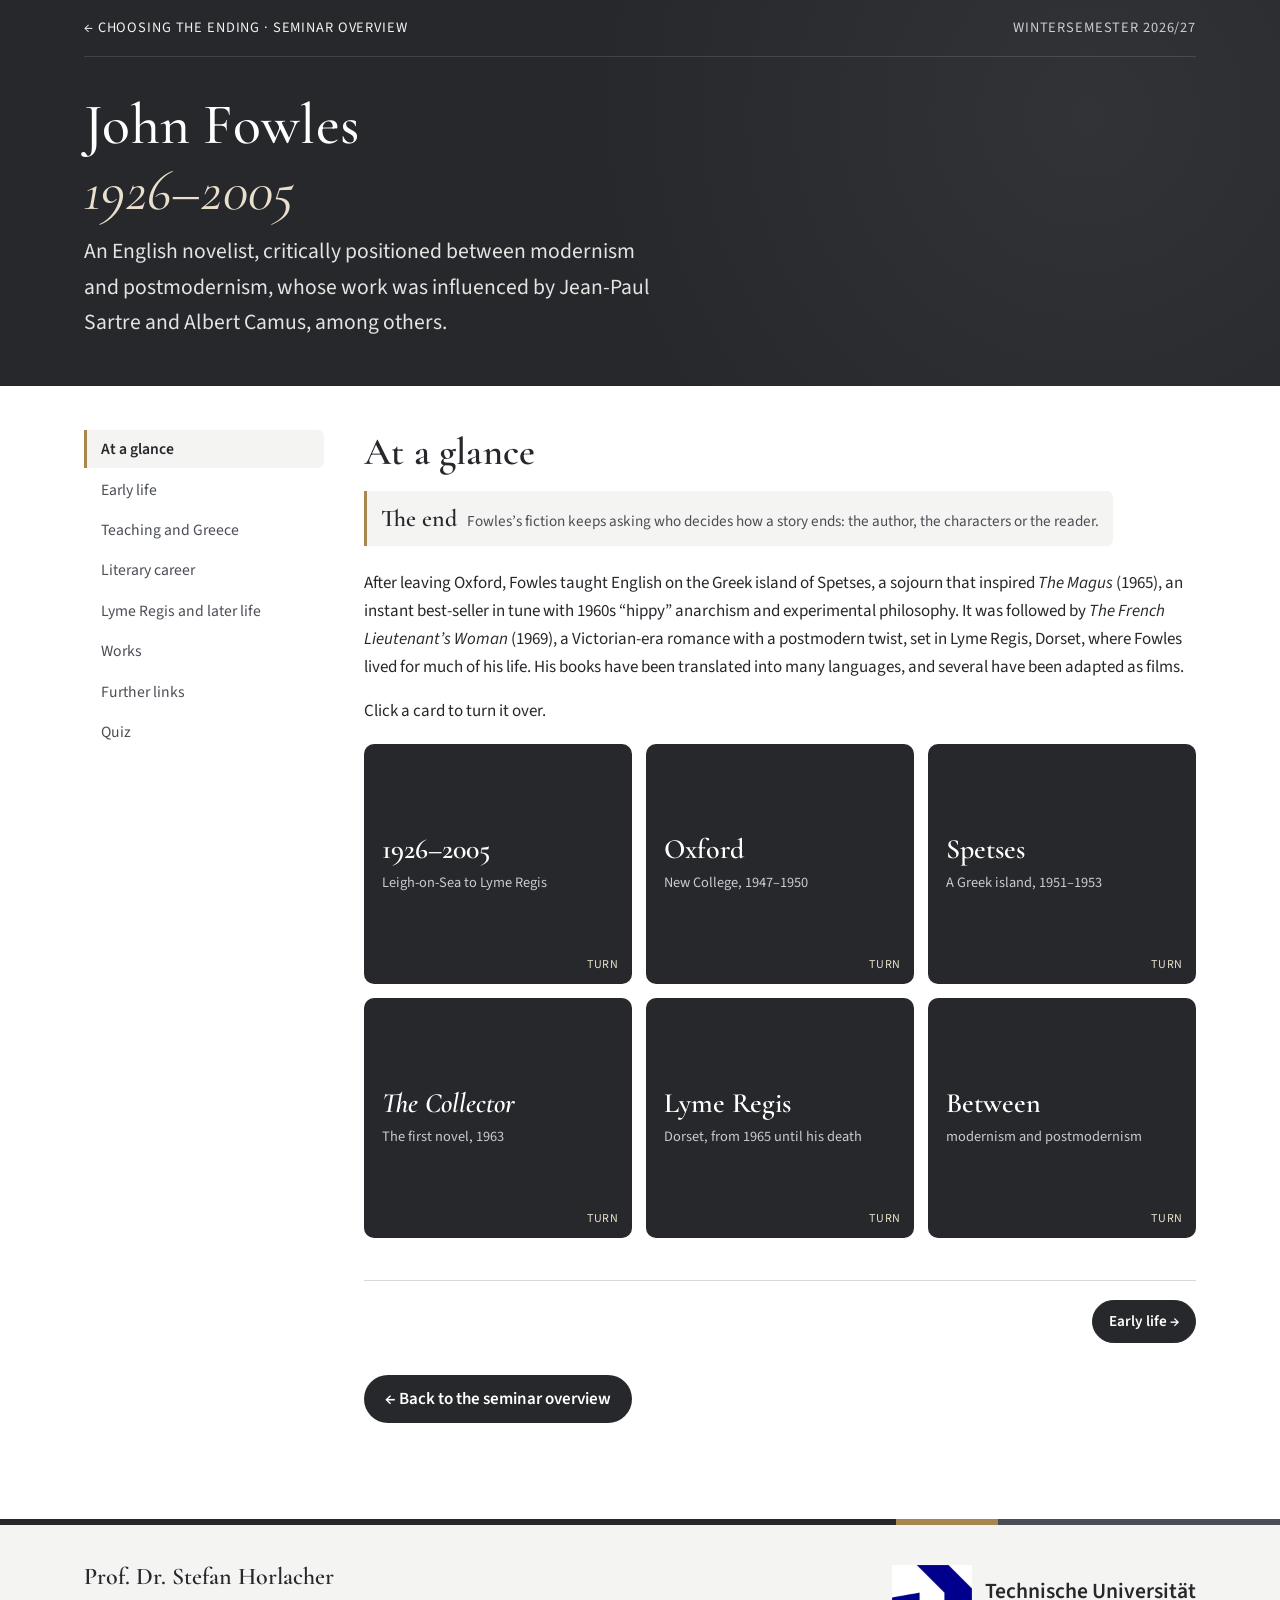
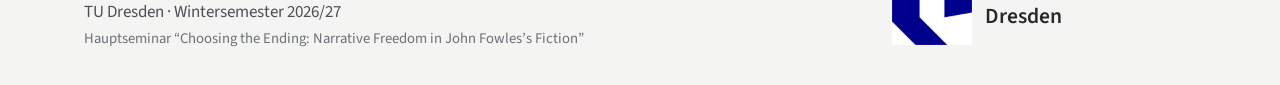
<file: fowles.html>
<!doctype html>
<html lang="en">
<head>
<meta charset="utf-8">
<meta name="viewport" content="width=device-width, initial-scale=1">
<title>John Fowles · Fowles Seminar</title>
<meta name="description" content="John Fowles: life, career and works. Background for the Hauptseminar on narrative freedom in Fowles's fiction, TU Dresden.">
<link rel="preconnect" href="https://fonts.googleapis.com">
<link rel="preconnect" href="https://fonts.gstatic.com" crossorigin>
<link href="https://fonts.googleapis.com/css2?family=Cormorant+Garamond:ital,wght@0,400;0,500;0,600;0,700;1,400;1,500&family=Source+Sans+3:wght@400;600;700&display=swap" rel="stylesheet">
<link rel="stylesheet" href="style.css?v=1">
</head>
<body>
<a class="skip" href="#main">Skip to content</a>

<header class="site-header small">
  <div class="wrap">
    <div class="topbar">
      <a href="index.html">← Choosing the Ending · Seminar overview</a>
      <span>Wintersemester 2026/27</span>
    </div>
    <div class="hero-grid">
      <div>
        <h1>John Fowles <span class="l2">1926–2005</span></h1>
        <p class="sub">An English novelist, critically positioned between modernism and postmodernism, whose work was influenced by Jean-Paul Sartre and Albert Camus, among others.</p>
      </div>
    </div>
  </div>
</header>

<main id="main" class="wrap">
  <div class="tabbed">
    <nav class="tabs" role="tablist" aria-label="Sections">
      <button role="tab" data-for="overview">At a glance</button>
      <button role="tab" data-for="early">Early life</button>
      <button role="tab" data-for="greece">Teaching and Greece</button>
      <button role="tab" data-for="career">Literary career</button>
      <button role="tab" data-for="lyme">Lyme Regis and later life</button>
      <button role="tab" data-for="works">Works</button>
      <button role="tab" data-for="links">Further links</button>
      <button role="tab" data-for="quiz-panel">Quiz</button>
    </nav>

    <div>
      <!-- ============ AT A GLANCE ============ -->
      <section class="panel" id="overview" role="tabpanel">
        <h2>At a glance</h2>
        <p class="term"><span class="w">The end</span> Fowles’s fiction keeps asking who decides how a story ends: the author, the characters or the reader.</p>
        <p>After leaving Oxford, Fowles taught English on the Greek island of Spetses, a sojourn that inspired <i>The Magus</i> (1965), an instant best-seller in tune with 1960s “hippy” anarchism and experimental philosophy. It was followed by <i>The French Lieutenant’s Woman</i> (1969), a Victorian-era romance with a postmodern twist, set in Lyme Regis, Dorset, where Fowles lived for much of his life. His books have been translated into many languages, and several have been adapted as films.</p>
        <p>Click a card to turn it over.</p>
        <div class="flips wide">
          <button class="flip"><span class="inner">
            <span class="face front"><span class="big">1926–2005</span><span class="small">Leigh-on-Sea to Lyme Regis</span><span class="hint">Turn</span></span>
            <span class="face back"><b>Born and died</b>Born on 31 March 1926 in Leigh-on-Sea, Essex. Died of heart failure on 5 November 2005, aged 79, in Axminster Hospital, five miles from Lyme Regis.</span>
          </span></button>
          <button class="flip"><span class="inner">
            <span class="face front"><span class="big">Oxford</span><span class="small">New College, 1947–1950</span><span class="hint">Turn</span></span>
            <span class="face back"><b>French, and the existentialists</b>He read French at New College and first considered life as a writer after reading Sartre and Camus. Notions of “authenticity” and “freedom” were everywhere in Oxford at the time.</span>
          </span></button>
          <button class="flip"><span class="inner">
            <span class="face front"><span class="big">Spetses</span><span class="small">A Greek island, 1951–1953</span><span class="hint">Turn</span></span>
            <span class="face back"><b>The island of <i>The Magus</i></b>Fowles taught English at a school on Spetses, met his future wife Elizabeth there and later used the island as the setting of <i>The Magus</i>.</span>
          </span></button>
          <button class="flip"><span class="inner">
            <span class="face front"><span class="big"><i>The Collector</i></span><span class="small">The first novel, 1963</span><span class="hint">Turn</span></span>
            <span class="face back"><b>The breakthrough</b>The paperback rights fetched what was probably the highest price yet paid for a first novel. Fowles could stop teaching and write full-time; the film followed in 1965.</span>
          </span></button>
          <button class="flip"><span class="inner">
            <span class="face front"><span class="big">Lyme Regis</span><span class="small">Dorset, from 1965 until his death</span><span class="hint">Turn</span></span>
            <span class="face back"><b>Town and novel</b>His farmhouse Underhill became the model for the Dairy in <i>The French Lieutenant’s Woman</i>; from 1968 he lived at Belmont, also a setting in the novel. From 1979 to 1988 he was curator of the Lyme Regis Museum.</span>
          </span></button>
          <button class="flip"><span class="inner">
            <span class="face front"><span class="big">Between</span><span class="small">modernism and postmodernism</span><span class="hint">Turn</span></span>
            <span class="face back"><b>Not an existentialist, but…</b>Fowles did not call himself an existentialist, but he shared the feeling that the world was absurd. His work is critically placed between modernism and postmodernism.</span>
          </span></button>
        </div>
      </section>

      <!-- ============ EARLY LIFE ============ -->
      <section class="panel" id="early" role="tabpanel">
        <h2>Early life</h2>
        <p class="term"><span class="w">Anarchy</span> Leaving the Marines, Fowles decided to become “a sort of anarchist”.</p>

        <h3>Birth and family</h3>
        <p>Fowles was born in Leigh-on-Sea in Essex, the only son and elder child of Robert John Fowles and Gladys May, née Richards; his sister Hazel was born fifteen years later. His father had trained as a lawyer but worked for the family business, the tobacco importer Allen &amp; Wright.</p>
        <details class="acc">
          <summary>More on the family<small>The tobacco firm, the First World War and Westcliff-on-Sea</small></summary>
          <div class="body">
            <p>Robert Fowles’s father Reginald had been a partner in Allen &amp; Wright. At Reginald’s death Robert was obliged to run the firm: his brother had died in the Battle of Ypres, and there were young half-siblings from his father’s second marriage to provide for.</p>
            <p>Gladys was the daughter of John Richards, a draper, and his wife Elizabeth, who was in service. The family came from Cornwall to London, where John became chief buyer for a department store, and gave their daughter a “comfortable upbringing in Chelsea”. After the Spanish flu pandemic of 1918 they moved to Westcliff-on-Sea in Essex for the healthier climate.</p>
            <p>Robert Fowles returned from the First World War in bad health after three years as an officer in the Honourable Artillery Company, and met his future wife at a tennis club in Westcliff-on-Sea.</p>
          </div>
        </details>

        <h3>School</h3>
        <p>As a child Fowles was a close companion of his mother, and of his cousin Peggy, eighteen years his senior, until he was ten. He attended Alleyn Court Preparatory School, where a maternal uncle and aunt taught. In 1939 he won a place at Bedford School, where he stayed until 1944, became head boy and stood out as an athlete, captaining the cricket team.</p>

        <h3>The Marines and Oxford</h3>
        <p>After Bedford he took a Naval Short Course at the University of Edinburgh and trained for a commission in the Royal Marines. He completed his training on 8 May 1945 and spent the next two years at Okehampton Camp in Devon.</p>
        <p>In 1947 he entered New College, Oxford, to study French and German; he later concentrated on French and graduated in 1950 with second-class honours. He was going through a political transformation at the time:</p>
        <blockquote>“I … began to hate what I was becoming in life—a British Establishment young hopeful. I decided instead to become a sort of anarchist.”<cite>John Fowles on leaving the Marines</cite></blockquote>
        <p>At Oxford he first considered life as a writer, above all after reading existentialists such as Jean-Paul Sartre and Albert Camus. The existentialist notions of “authenticity” and “freedom” that pervaded Oxford influenced him. Fowles did not identify as an existentialist, but their writing grew out of a feeling that the world was absurd, and he shared that feeling.</p>
        <div class="note fowles"><b>For the seminar</b>Authenticity and freedom are the two words to keep in mind for this whole course. The page on <a href="concepts.html#existentialism" style="color:#fff">existentialism</a> explains where they come from.</div>
      </section>

      <!-- ============ GREECE ============ -->
      <section class="panel" id="greece" role="tabpanel">
        <h2>Teaching and Greece</h2>
        <p class="term"><span class="w">The magus</span> A magician or sage: the title of the novel that grew out of Fowles’s years on Spetses.</p>
        <p>Fowles spent his early adult life as a teacher. His first year after Oxford was spent at the University of Poitiers. He then had two offers, one from the French department at Winchester College, the other “from a ratty school in Greece”:</p>
        <blockquote>“Of course, I went against all the dictates of common sense and took the Greek job.”</blockquote>
        <p>In 1951 he became English master at the Anargyrios and Korgialenios School on Spetses, an island off the Peloponnese. It opened a critical period in his life: here he met his future wife, and his experiences and feelings on the island became the setting of <i>The Magus</i>. Fowles was happy in Greece, especially outside the school. He wrote poems, which he later published, and became close to his fellow expatriates. In 1953 he and the other masters were dismissed for trying to introduce reforms, and he returned to England.</p>

        <details class="acc">
          <summary>Elizabeth<small>Spetses, separation and marriage in 1957</small></summary>
          <div class="body">
            <p>On Spetses Fowles began a relationship with Elizabeth Christy, née Whitton, who was then married to another teacher, Roy Christy; that marriage was ending because of Fowles. Although they returned to England at the same time, they were at first no longer in each other’s company. It was in this period that Fowles began drafting <i>The Magus</i>.</p>
            <p>The separation did not last long. They married on 2 April 1957, and Fowles became stepfather to Elizabeth’s daughter Anna.</p>
          </div>
        </details>

        <h3>London</h3>
        <p>For nearly ten years Fowles then taught English as a foreign language at St Godric’s College, an all-girls establishment in Hampstead, London.</p>
      </section>

      <!-- ============ CAREER ============ -->
      <section class="panel" id="career" role="tabpanel">
        <h2>Literary career</h2>
        <p class="term"><span class="w">The best</span> The meaning of “aristos”, which Fowles chose as the title of his book of philosophical essays.</p>

        <h3><i>The Collector</i> (1963)</h3>
        <p>In late 1960, though he had already drafted <i>The Magus</i>, Fowles began work on <i>The Collector</i>. He finished the first draft in a month but spent more than a year revising it. Michael S. Howard of Jonathan Cape was enthusiastic, and when the paperback rights were sold in 1963 it was, in Howard’s words, “probably the highest price that had hitherto been paid for a first novel”. British reviewers read it as an innovative thriller; several American critics detected a serious promotion of existentialist thought. The success meant Fowles could give up teaching. The film adaptation followed in 1965.</p>

        <h3><i>The Aristos</i> (1964) and <i>The Magus</i> (1965)</h3>
        <p>Against his publisher’s advice, Fowles insisted that his second book be <i>The Aristos</i>, a non-fiction collection of philosophical essays. He then collated the many drafts of what would become his most studied work, <i>The Magus</i>. In 1968 he adapted it for the cinema. The film was generally considered awful; asked whether he would change anything if he could live his life again, Peter Sellers joked that he would do everything exactly the same “except I wouldn’t see <i>The Magus</i>”.</p>

        <h3><i>The French Lieutenant’s Woman</i> (1969)</h3>
        <p>In 1965 Fowles left London for Underhill, a farm on the edge of Lyme Regis. The isolated farmhouse became the model for the Dairy in the novel he was writing. Finding the farm too remote (“total solitude gets a bit monotonous”), he and his wife moved in 1968 to Belmont in Lyme Regis, a house once owned by Eleanor Coade, which he also used as a setting.</p>
        <p>In this novel Fowles created one of the most enigmatic female characters in literary history. His conception of femininity and his myth of masculinity, as developed in this text, are psychoanalytically informed. The novel was a critical and popular success, was translated into more than ten languages and established his international reputation. In 1981 it was filmed with a screenplay by Harold Pinter, starring Meryl Streep and Jeremy Irons.</p>
        <div class="note fowles"><b>For the seminar</b>Several presentation topics start from this novel: its three endings, chapter 13, Sarah Woodruff and the Victorian discourse of science. See the <a href="presentations.html" style="color:#fff">presentation topics</a>.</div>

        <h3>The later works</h3>
        <p><i>The Ebony Tower</i> (1974), <i>Daniel Martin</i> (1977), <i>Mantissa</i> (1982) and <i>A Maggot</i> (1985) were all written at Belmont House. In 1980 he wrote an appreciative introduction to G. B. Edwards’s <i>The Book of Ebenezer Le Page</i> (1981), a fictional autobiography set in Guernsey. Fowles also wrote poems and short stories throughout his life, most of which were lost or destroyed. In 2008 <i>The Times</i> named him one of the fifty greatest British writers since 1945.</p>
      </section>

      <!-- ============ LYME ============ -->
      <section class="panel" id="lyme" role="tabpanel">
        <h2>Lyme Regis and later life</h2>
        <p class="term"><span class="w">Fossils</span> Lyme Regis is famous for its ammonites, and collecting fossils is Charles Smithson’s hobby.</p>
        <p>Fowles lived in Lyme Regis for the rest of his life. From 1979 to 1988 he was curator of the Lyme Regis Museum, retiring after a mild stroke. He was occasionally involved in local politics and wrote letters to <i>The Times</i> in favour of preservation, but he was generally considered reclusive.</p>
        <p>In 1990 his wife Elizabeth died of cancer, only a week after the diagnosis. Her death affected him severely, and he did not write for a year. In 1998 the <i>New York Times Book Review</i> quoted him:</p>
        <blockquote>“Being an atheist is a matter not of moral choice, but of human obligation.”</blockquote>
        <p>In 1998 he married his second wife, Sarah Smith. With her by his side he died of heart failure on 5 November 2005, aged 79, in Axminster Hospital.</p>
        <details class="acc">
          <summary>The letters to Elena van Lieshout<small>Sold at Sotheby’s in 2008</small></summary>
          <div class="body">
            <p>In 2008 Elena van Lieshout offered 120 love letters and postcards for auction at Sotheby’s. The correspondence began in 1990, when Fowles was 65. She was a young Welsh admirer and a student at St Hilda’s College, Oxford, who had contacted the reclusive author, and the two developed a sensitive, though unconsummated, relationship.</p>
          </div>
        </details>
      </section>

      <!-- ============ WORKS ============ -->
      <section class="panel" id="works" role="tabpanel">
        <h2>Works</h2>
        <p>The texts read in this seminar are highlighted.</p>
        <ul class="timeline">
          <li><span class="yr">1963</span><i>The Collector</i></li>
          <li><span class="yr">1964</span><i>The Aristos</i>, essays</li>
          <li><span class="yr">1965</span><i>The Magus</i> (revised version 1977)</li>
          <li class="key"><span class="yr">1969</span><i>The French Lieutenant’s Woman</i></li>
          <li><span class="yr">1973</span><i>Poems by John Fowles</i></li>
          <li class="key"><span class="yr">1974</span><i>The Ebony Tower</i>, novellas and stories</li>
          <li><span class="yr">1974</span><i>Shipwreck</i></li>
          <li><span class="yr">1977</span><i>Daniel Martin</i></li>
          <li><span class="yr">1978</span><i>Islands</i></li>
          <li><span class="yr">1979</span><i>The Tree</i></li>
          <li><span class="yr">1980</span><i>The Enigma of Stonehenge</i></li>
          <li><span class="yr">1982</span><i>A Short History of Lyme Regis</i></li>
          <li><span class="yr">1982</span><i>Mantissa</i></li>
          <li><span class="yr">1985</span><i>A Maggot</i></li>
          <li><span class="yr">1985</span><i>Land</i> (with Fay Godwin)</li>
          <li><span class="yr">1990</span><i>Lyme Regis Camera</i></li>
          <li><span class="yr">1998</span><i>Wormholes: Essays and Occasional Writings</i></li>
          <li><span class="yr">2003</span><i>The Journals</i>, Volume 1</li>
          <li><span class="yr">2006</span><i>The Journals</i>, Volume 2</li>
        </ul>
      </section>

      <!-- ============ LINKS ============ -->
      <section class="panel" id="links" role="tabpanel">
        <h2>Further links</h2>
        <ul class="links">
          <li><a href="https://www.britannica.com/biography/John-Fowles" target="_blank" rel="noopener"><span class="t">John Fowles</span><span class="d">Encyclopaedia Britannica: biography and overview of the works</span></a></li>
          <li><a href="https://en.wikipedia.org/wiki/John_Fowles" target="_blank" rel="noopener"><span class="t">John Fowles</span><span class="d">Wikipedia: the article the biography on this page is based on, with references</span></a></li>
          <li><a href="https://en.wikipedia.org/wiki/The_French_Lieutenant%27s_Woman" target="_blank" rel="noopener"><span class="t"><i>The French Lieutenant’s Woman</i></span><span class="d">Wikipedia: plot, the three endings, reception and the 1981 film</span></a></li>
          <li><a href="https://en.wikipedia.org/wiki/The_Ebony_Tower" target="_blank" rel="noopener"><span class="t"><i>The Ebony Tower</i></span><span class="d">Wikipedia: the five pieces of the 1974 collection, including <i>Eliduc</i></span></a></li>
          <li><a href="https://en.wikipedia.org/wiki/The_Hunt_in_the_Forest" target="_blank" rel="noopener"><span class="t">Paolo Uccello, <i>The Hunt in the Forest</i></span><span class="d">The painting (c. 1470, Ashmolean Museum, Oxford) that Fowles mentions in <i>The Ebony Tower</i> and <i>The Collector</i></span></a></li>
        </ul>
      </section>

      <!-- ============ QUIZ ============ -->
      <section class="panel" id="quiz-panel" role="tabpanel">
        <h2>Quiz</h2>
        <p>Twelve questions on Fowles’s life and work. You get feedback straight away; nothing is stored.</p>
        <div class="quiz" id="quiz"></div>
      </section>

      <a class="back-home" href="index.html">← Back to the seminar overview</a>
    </div>
  </div>
</main>

<footer class="site-footer">
  <div class="band"></div>
  <div class="wrap inner">
    <div>
      <div class="who">Prof. Dr. Stefan Horlacher</div>
      <p>TU Dresden · Wintersemester 2026/27</p>
      <p class="seminar">Hauptseminar “Choosing the Ending: Narrative Freedom in John Fowles’s Fiction”</p>
    </div>
    <div class="tu-logo"><img src="tud-logo-mark.png" alt="" onerror="this.remove()"><span>Technische Universität<br>Dresden</span></div>
  </div>
</footer>

<script>
window.QUIZ = [
  { q: "Where was John Fowles born?",
    a: ["Lyme Regis, Dorset", "Leigh-on-Sea, Essex", "Bedford", "Oxford"], c: 1,
    why: "He was born in Leigh-on-Sea in Essex in 1926. Lyme Regis is where he lived from 1965 until his death." },
  { q: "Which subject did Fowles finally graduate in at New College, Oxford?",
    a: ["English", "German", "French", "Classics"], c: 2,
    why: "He began with French and German but concentrated on French for his BA, which he received in 1950." },
  { q: "Which writers made Fowles think about becoming a writer himself while at Oxford?",
    a: ["Hardy and Tennyson", "Sartre and Camus", "Woolf and Joyce", "Freud and Marx"], c: 1,
    why: "He read the existentialists Jean-Paul Sartre and Albert Camus, whose ideas of authenticity and freedom pervaded Oxford at the time." },
  { q: "How did Fowles describe his own position after leaving the Royal Marines?",
    a: ["As a convinced existentialist", "As a British Establishment young hopeful", "As “a sort of anarchist”", "As a Christian humanist"], c: 2,
    why: "He began to hate becoming “a British Establishment young hopeful” and decided “to become a sort of anarchist”." },
  { q: "Which novel grew out of Fowles’s years on the Greek island of Spetses?",
    a: ["The Collector", "The Magus", "Daniel Martin", "A Maggot"], c: 1,
    why: "Spetses, where he taught from 1951 to 1953, is the setting of The Magus (1965)." },
  { q: "Why did Fowles have to leave the school on Spetses in 1953?",
    a: ["He had finished his contract", "He was dismissed, with the other masters, for trying to introduce reforms", "He returned to Oxford to write a doctorate", "The school was closed by the Greek government"], c: 1,
    why: "He and the other masters were all dismissed for trying to institute reforms." },
  { q: "What made it possible for Fowles to give up teaching?",
    a: ["The success of The Collector", "An inheritance from the family tobacco firm", "The film of The Magus", "A post at the Lyme Regis Museum"], c: 0,
    why: "The Collector (1963) sold so well, and its paperback rights for such a price, that he could write full-time." },
  { q: "What kind of book is The Aristos?",
    a: ["A collection of poems", "A historical novel", "A collection of philosophical essays", "A travel book on Greece"], c: 2,
    why: "Against his publisher’s advice, Fowles insisted that his second book be this non-fiction collection of philosophical essays." },
  { q: "Which building near Lyme Regis became the model for the Dairy in The French Lieutenant’s Woman?",
    a: ["Belmont House", "The Lyme Regis Museum", "Underhill, the farm Fowles moved to in 1965", "Alleyn Court"], c: 2,
    why: "The isolated farmhouse Underhill became the model for the Dairy. Belmont, his later house, also appears as a setting." },
  { q: "Who wrote the screenplay of the 1981 film of The French Lieutenant’s Woman?",
    a: ["John Fowles", "Harold Pinter", "Tom Stoppard", "Peter Sellers"], c: 1,
    why: "The screenplay was by Harold Pinter; Meryl Streep and Jeremy Irons played the leads." },
  { q: "Which office did Fowles hold in Lyme Regis from 1979 to 1988?",
    a: ["Mayor", "Curator of the Lyme Regis Museum", "Headmaster", "Editor of the local newspaper"], c: 1,
    why: "He was curator of the Lyme Regis Museum and retired from the post after a mild stroke." },
  { q: "In which year was The Ebony Tower published?",
    a: ["1965", "1969", "1974", "1985"], c: 2,
    why: "The Ebony Tower appeared in 1974, five years after The French Lieutenant’s Woman." }
];
</script>
<script>
// Tabs: one section visible at a time, remembered in the address (#section)
(function () {
  var tabs = document.querySelectorAll(".tabs button");
  if (!tabs.length) return;
  var panels = Array.prototype.map.call(tabs, function (t) { return document.getElementById(t.dataset.for); });
  function show(i, focusTop) {
    tabs.forEach(function (t, j) { t.setAttribute("aria-selected", j === i ? "true" : "false"); t.tabIndex = j === i ? 0 : -1; });
    panels.forEach(function (p, j) { p.hidden = j !== i; });
    if (history.replaceState) history.replaceState(null, "", "#" + panels[i].id);
    tabs[i].scrollIntoView({ block: "nearest", inline: "center" });
    if (focusTop) document.querySelector(".tabbed").scrollIntoView({ behavior: "smooth", block: "start" });
  }
  tabs.forEach(function (t, i) {
    t.addEventListener("click", function () { show(i, false); });
    t.addEventListener("keydown", function (e) {
      if (e.key === "ArrowDown" || e.key === "ArrowRight") { e.preventDefault(); var n = (i + 1) % tabs.length; show(n); tabs[n].focus(); }
      if (e.key === "ArrowUp" || e.key === "ArrowLeft") { e.preventDefault(); var p = (i - 1 + tabs.length) % tabs.length; show(p); tabs[p].focus(); }
    });
  });
  panels.forEach(function (p, i) {
    var nav = document.createElement("div"); nav.className = "pager";
    if (i > 0) { var b = document.createElement("button"); b.textContent = "← " + tabs[i - 1].textContent; b.onclick = function () { show(i - 1, true); }; nav.appendChild(b); }
    if (i < panels.length - 1) { var n = document.createElement("button"); n.className = "next"; n.textContent = tabs[i + 1].textContent + " →"; n.onclick = function () { show(i + 1, true); }; nav.appendChild(n); }
    p.appendChild(nav);
  });
  var start = 0, h = location.hash.slice(1);
  panels.forEach(function (p, i) { if (p.id === h) start = i; });
  show(start);
})();

// Flip cards
document.querySelectorAll(".flip").forEach(function (c) {
  c.setAttribute("role", "button"); c.tabIndex = 0; c.setAttribute("aria-pressed", "false");
  function t() { c.classList.toggle("on"); c.setAttribute("aria-pressed", c.classList.contains("on")); }
  c.addEventListener("click", t);
  c.addEventListener("keydown", function (e) { if (e.key === "Enter" || e.key === " ") { e.preventDefault(); t(); } });
});

// Quiz: questions are listed in window.QUIZ at the bottom of each page
(function () {
  var box = document.getElementById("quiz");
  if (!box || !window.QUIZ) return;
  var Q = window.QUIZ, i = 0, score = 0;
  function el(tag, cls, txt) { var e = document.createElement(tag); if (cls) e.className = cls; if (txt != null) e.textContent = txt; return e; }
  function render() {
    box.innerHTML = "";
    if (i >= Q.length) {
      var r = el("div", "result");
      r.appendChild(el("div", "score", score + " / " + Q.length));
      r.appendChild(el("p", null, score === Q.length ? "Every ending chosen correctly." : score >= Q.length * 0.7 ? "Very good. Have a look at the explanations of the ones you missed." : "Worth another reading of the sections above, then try again."));
      var again = el("button", "btn", "Try again"); again.onclick = function () { i = 0; score = 0; render(); };
      r.appendChild(again); box.appendChild(r); return;
    }
    var q = Q[i];
    box.appendChild(el("div", "progress", "Question " + (i + 1) + " of " + Q.length));
    var bar = el("div", "bar"), s = el("span"); s.style.width = (i / Q.length * 100) + "%"; bar.appendChild(s); box.appendChild(bar);
    box.appendChild(el("p", "q", q.q));
    var opts = el("div", "opts"), buttons = [];
    q.a.forEach(function (txt, k) {
      var b = el("button", "opt", txt); buttons.push(b);
      b.onclick = function () {
        buttons.forEach(function (x) { x.disabled = true; });
        buttons[q.c].classList.add("right");
        var why = el("div", "why");
        if (k === q.c) { score++; why.appendChild(el("b", null, "Correct.")); }
        else { b.classList.add("wrong"); why.appendChild(el("b", null, "Not quite.")); }
        why.appendChild(document.createTextNode(q.why));
        box.appendChild(why);
        var act = el("div", "actions"), nx = el("button", "btn", i < Q.length - 1 ? "Next question" : "See result");
        nx.onclick = function () { i++; render(); box.scrollIntoView({ behavior: "smooth", block: "nearest" }); };
        act.appendChild(nx); box.appendChild(act); nx.focus({ preventScroll: true });
      };
      opts.appendChild(b);
    });
    box.appendChild(opts);
  }
  render();
})();
</script>
</body>
</html>
</file>
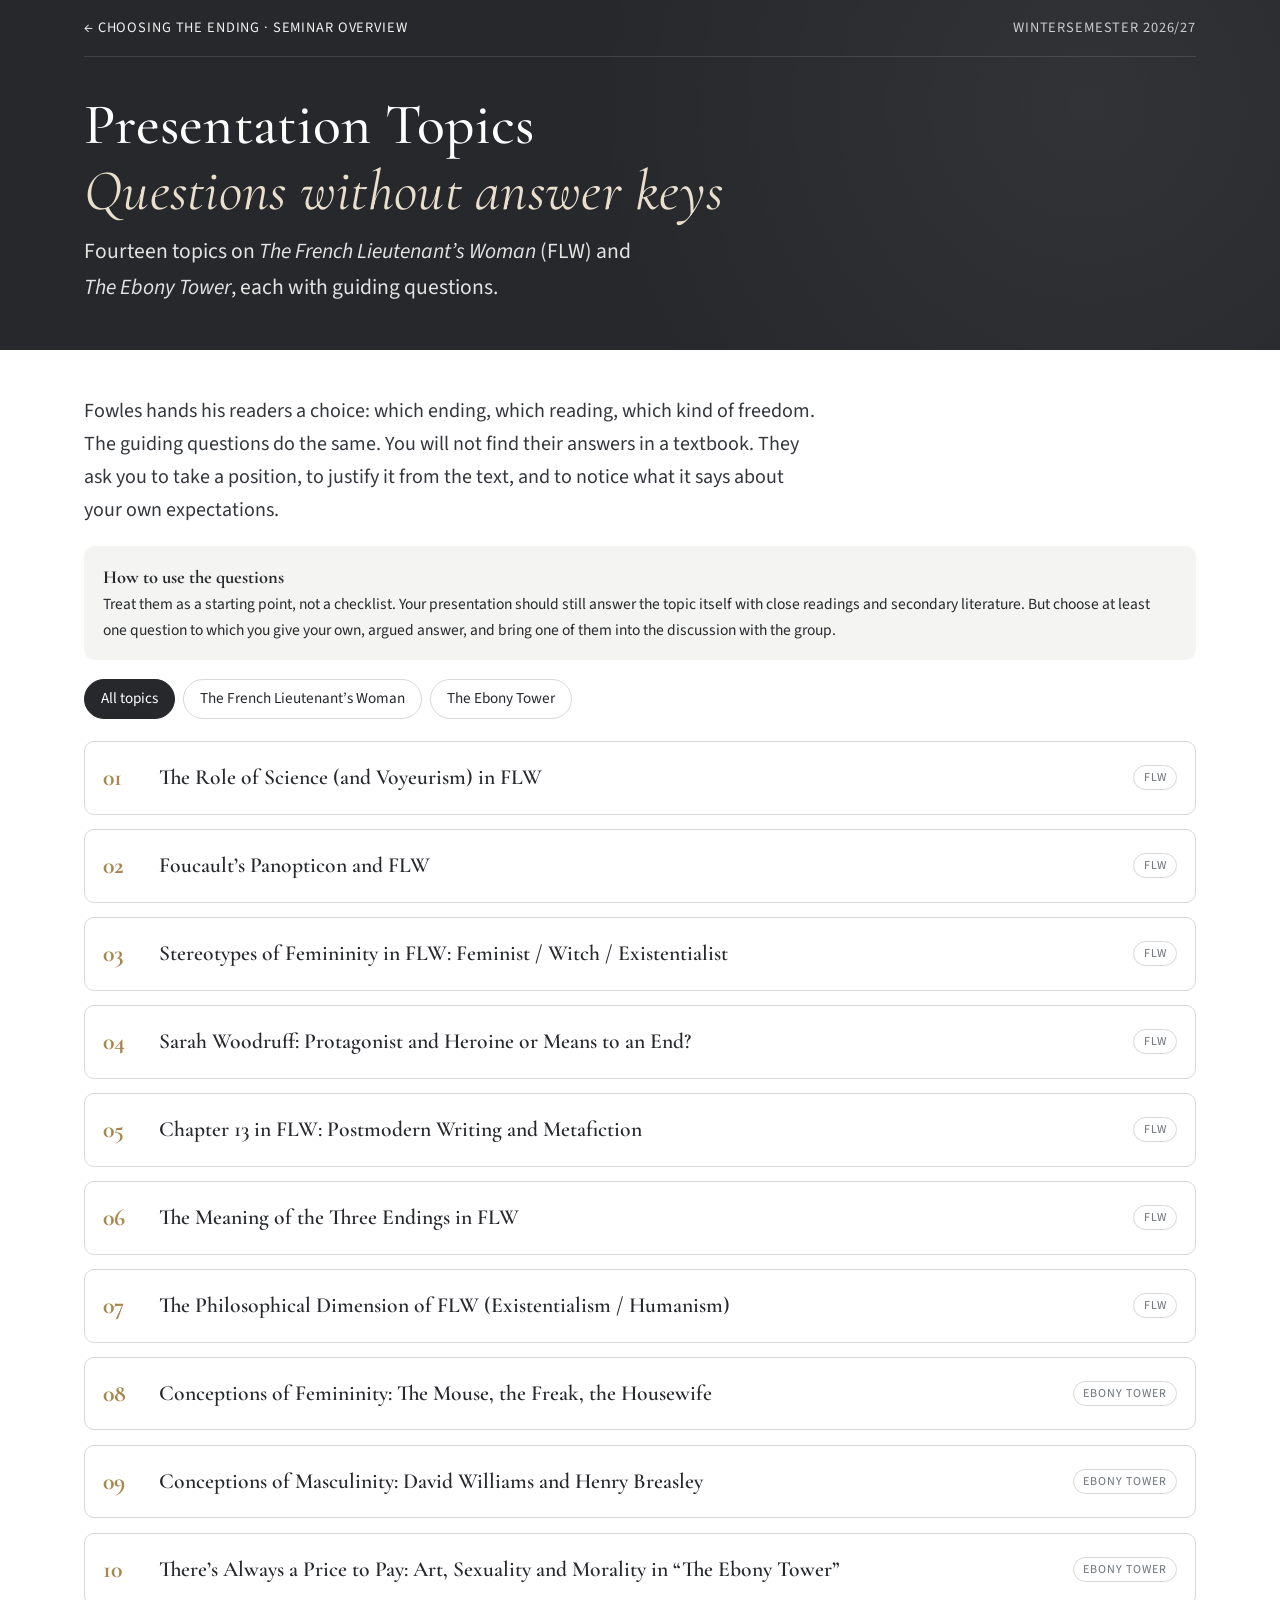
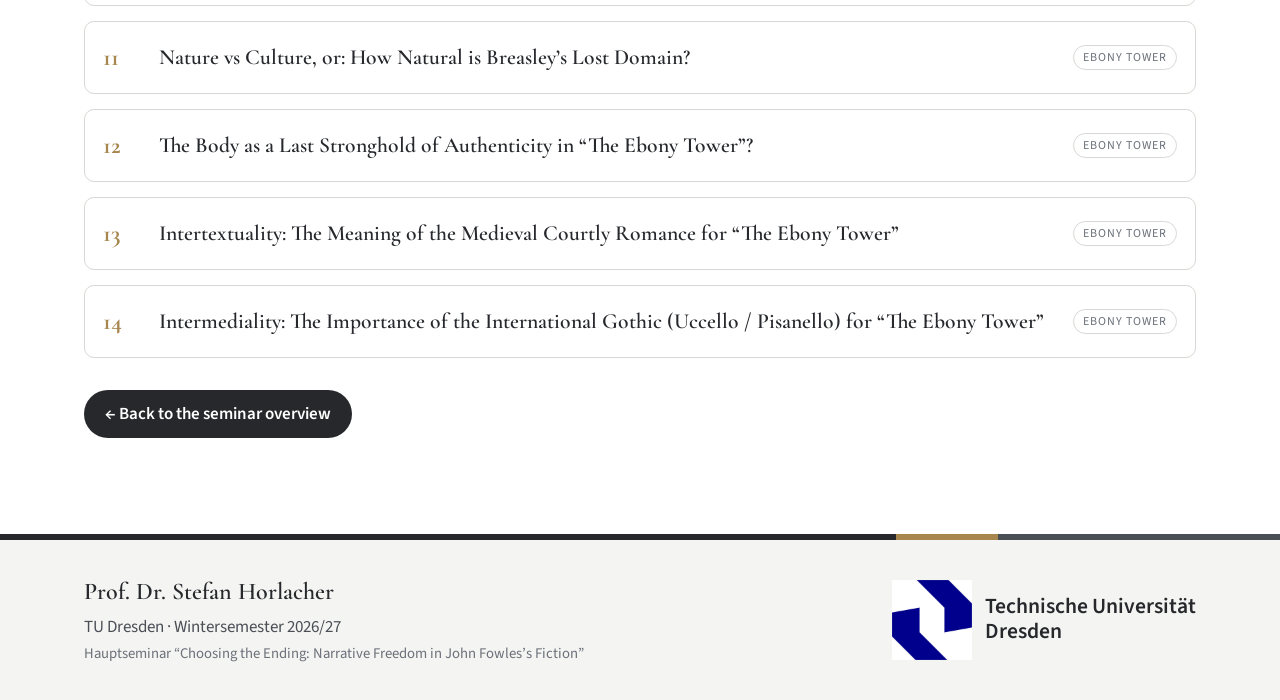
<file: presentations.html>
<!doctype html>
<html lang="en">
<head>
<meta charset="utf-8">
<meta name="viewport" content="width=device-width, initial-scale=1">
<title>Presentation Topics · Fowles Seminar</title>
<meta name="description" content="Presentation topics with guiding questions for the Hauptseminar on narrative freedom in John Fowles's fiction, TU Dresden.">
<link rel="preconnect" href="https://fonts.googleapis.com">
<link rel="preconnect" href="https://fonts.gstatic.com" crossorigin>
<link href="https://fonts.googleapis.com/css2?family=Cormorant+Garamond:ital,wght@0,400;0,500;0,600;0,700;1,400;1,500&family=Source+Sans+3:wght@400;600;700&display=swap" rel="stylesheet">
<link rel="stylesheet" href="style.css?v=1">
</head>
<body>
<a class="skip" href="#main">Skip to content</a>

<header class="site-header small">
  <div class="wrap">
    <div class="topbar">
      <a href="index.html">← Choosing the Ending · Seminar overview</a>
      <span>Wintersemester 2026/27</span>
    </div>
    <div class="hero-grid">
      <div>
        <h1>Presentation Topics <span class="l2">Questions without answer keys</span></h1>
        <p class="sub">Fourteen topics on <i>The French Lieutenant’s Woman</i> (FLW) and <i>The Ebony Tower</i>, each with guiding questions.</p>
      </div>
    </div>
  </div>
</header>

<main id="main" class="wrap">
  <p class="lead">Fowles hands his readers a choice: which ending, which reading, which kind of freedom. The guiding questions do the same. You will not find their answers in a textbook. They ask you to take a position, to justify it from the text, and to notice what it says about your own expectations.</p>

  <div class="note"><b>How to use the questions</b>Treat them as a starting point, not a checklist. Your presentation should still answer the topic itself with close readings and secondary literature. But choose at least one question to which you give your own, argued answer, and bring one of them into the discussion with the group.</div>

  <div class="filter" role="group" aria-label="Show topics">
    <button aria-pressed="true" data-f="all">All topics</button>
    <button aria-pressed="false" data-f="flw">The French Lieutenant’s Woman</button>
    <button aria-pressed="false" data-f="et">The Ebony Tower</button>
  </div>

  <div class="topics">

    <details class="topic" data-g="flw">
      <summary><span class="title">The Role of Science (and Voyeurism) in FLW</span><span class="tag">FLW</span></summary>
      <div class="qs"><ol>
        <li>Charles studies fossils, the narrator studies Charles, and both study Sarah. When does looking at someone in order to understand them turn into a way of possessing them? Where would you draw that line in the way you observe other people?</li>
        <li>Is classifying a person, as a type, a case or a diagnosis, a way of coming closer to them or of keeping them at a distance? Think of a moment when you were classified, or classified someone yourself.</li>
        <li>Reading a novel is a kind of watching too. What do you, as a reader, want to see of Sarah, and what does that wish say about you?</li>
      </ol>
      <p class="start">Starting point: <a href="concepts.html#subject">Subject and anti-humanism</a></p></div>
    </details>

    <details class="topic" data-g="flw">
      <summary><span class="title">Foucault’s Panopticon and FLW</span><span class="tag">FLW</span></summary>
      <div class="qs"><ol>
        <li>Who watches whom in Lyme Regis, and how far do the watched begin to watch themselves? Which of your own habits exist mainly because someone might be looking?</li>
        <li>Is a narrator who sees into every character a guard in the tower? Would you rather read a novel whose narrator sees everything, or one who admits blind spots, and why?</li>
        <li>Sarah is watched all the time, yet nobody seems to see her. Can being visible and being unknown go together? Where have you experienced this, for instance online?</li>
      </ol>
      <p class="start">Starting point: <a href="concepts.html#links">Foucault and Bentham’s Panopticon in the further links</a></p></div>
    </details>

    <details class="topic" data-g="flw">
      <summary><span class="title">Stereotypes of Femininity in FLW: Feminist / Witch / Existentialist</span><span class="tag">FLW</span></summary>
      <div class="qs"><ol>
        <li>Which of the three labels did you instinctively reach for when you first met Sarah, and what in your own expectations made it the obvious one?</li>
        <li>Can a novel describe a woman without drawing on any stereotype at all? What would a description look like that you would accept for yourself?</li>
        <li>A man wrote this novel in 1969 about a woman in 1867. Whose idea of a free woman is Sarah: her own, the narrator’s, Fowles’s or yours?</li>
      </ol></div>
    </details>

    <details class="topic" data-g="flw">
      <summary><span class="title">Sarah Woodruff: Protagonist and Heroine or Means to an End?</span><span class="tag">FLW</span></summary>
      <div class="qs"><ol>
        <li>Whose story is this in the end, Sarah’s or Charles’s? At which point in the text did your answer change, if it did?</li>
        <li>If Sarah exists above all to set Charles free, does that diminish her, or can serving another person’s development be a form of freedom too? Think of someone who was a “means to an end” in your own life, or of a time when you were one.</li>
        <li>Imagine one key scene told from Sarah’s point of view. What would be lost, and what would be gained?</li>
      </ol>
      <p class="start">Starting point: <a href="concepts.html#character">Character (Sinfield on Desdemona)</a></p></div>
    </details>

    <details class="topic" data-g="flw">
      <summary><span class="title">Chapter 13 in FLW: Postmodern Writing and Metafiction</span><span class="tag">FLW</span></summary>
      <div class="qs"><ol>
        <li>How did you react when the narrator stepped out of the story and declared it imagined: irritated, relieved, curious? What does your reaction reveal about what you expect from a novel?</li>
        <li>The narrator claims his characters disobey him. In what sense, if any, can a character be free? And in what sense are you yourself “written” by others?</li>
        <li>Does knowing that something is constructed spoil it for you? Think of other things you know to be constructed and still believe in.</li>
      </ol></div>
    </details>

    <details class="topic" data-g="flw">
      <summary><span class="title">The Meaning of the Three Endings in FLW</span><span class="tag">FLW</span></summary>
      <div class="qs"><ol>
        <li>Which ending did you want, which one do you believe, and why might those two be different?</li>
        <li>If an author offers several endings, who is responsible for the one that counts? How do you deal with decisions in your own life where you would like to keep several endings open?</li>
        <li>The last ending is reached by setting a watch back a quarter of an hour. If you could replay fifteen minutes of a decision of your own, would a different ending be truer, or only different?</li>
      </ol></div>
    </details>

    <details class="topic" data-g="flw">
      <summary><span class="title">The Philosophical Dimension of FLW (Existentialism / Humanism)</span><span class="tag">FLW</span></summary>
      <div class="qs"><ol>
        <li>Is Charles free at the end, or merely abandoned? Where do you draw the line between freedom and loss?</li>
        <li>Sartre holds us responsible even for what we do out of habit or duty. Name one thing you do “because you have to”. Would Sartre accept your reason?</li>
        <li>Does the novel treat its characters as players or as pawns? And does reading it make you feel more like the one or the other?</li>
      </ol>
      <p class="start">Starting point: <a href="concepts.html#existentialism">Existentialism</a> and <a href="concepts.html#overview">player or pawn</a></p></div>
    </details>

    <details class="topic" data-g="et">
      <summary><span class="title">Conceptions of Femininity: The Mouse, the Freak, the Housewife</span><span class="tag">Ebony Tower</span></summary>
      <div class="qs"><ol>
        <li>A nickname reduces a person to a single trait. Who gives these names, and what do the names spare the person using them from having to see?</li>
        <li>Of the three roles, “the housewife” sounds the most conventional. Is she the least free of the three women, or is there a kind of freedom in that role which the text, or you, overlook?</li>
        <li>Which of the three roles would you least like to be cast in, and why?</li>
      </ol></div>
    </details>

    <details class="topic" data-g="et">
      <summary><span class="title">Conceptions of Masculinity: David Williams and Henry Breasley</span><span class="tag">Ebony Tower</span></summary>
      <div class="qs"><ol>
        <li>One man is old, provocative and unrestrained, the other young, polite and careful. Which kind of man does the text seem to admire, and do you share that admiration?</li>
        <li>Is holding back a sign of moral strength or a failure of nerve? Think of a moment when you held back yourself. How do you judge it today?</li>
        <li>Which expectations of masculinity, or of being a “proper” adult, do you recognize in yourself as limiting?</li>
      </ol></div>
    </details>

    <details class="topic" data-g="et">
      <summary><span class="title">There’s Always a Price to Pay: Art, Sexuality and Morality in “The Ebony Tower”</span><span class="tag">Ebony Tower</span></summary>
      <div class="qs"><ol>
        <li>Does great art require breaking moral rules? Name an artist whose work you admire despite, or because of, the way he or she lived. How do you deal with that tension?</li>
        <li>What price does David pay for the choice he makes, and what price would he have paid for the other one? Which price would you rather pay?</li>
        <li>Is a safe, decent life compatible with real creativity? What does your answer reveal about how you want to live?</li>
      </ol></div>
    </details>

    <details class="topic" data-g="et">
      <summary><span class="title">Nature vs Culture, or: How Natural is Breasley’s Lost Domain?</span><span class="tag">Ebony Tower</span></summary>
      <div class="qs"><ol>
        <li>Coëtminais looks like a place outside society, yet it is owned, run and in a sense staged. Where do you go to feel “natural”, and how much culture does that place actually contain?</li>
        <li>Is Breasley’s naturalness authentic or a pose? How would you tell the difference in another person, or in yourself?</li>
        <li>Why might a reader today long for such a lost domain? What would you have to give up to live there?</li>
      </ol></div>
    </details>

    <details class="topic" data-g="et">
      <summary><span class="title">The Body as a Last Stronghold of Authenticity in “The Ebony Tower”?</span><span class="tag">Ebony Tower</span></summary>
      <div class="qs"><ol>
        <li>When everything else has become theory, technique and talk, is the body the one place where we cannot lie? Or does the body lie as well?</li>
        <li>In which situations do you trust your body more than your thoughts, and has that trust ever misled you?</li>
        <li>If the subject is constructed, as anti-humanist theory says, is the body constructed too? What would follow for the idea of authenticity?</li>
      </ol>
      <p class="start">Starting point: <a href="concepts.html#existentialism">Being-in-the-world (“I am my body”)</a></p></div>
    </details>

    <details class="topic" data-g="et">
      <summary><span class="title">Intertextuality: The Meaning of the Medieval Courtly Romance for “The Ebony Tower”</span><span class="tag">Ebony Tower</span></summary>
      <div class="qs"><ol>
        <li>Courtly romance sends a knight into an enchanted forest to be tested by love and adventure. Which elements of that pattern do you recognize in David’s visit, and does the old pattern make his story larger or smaller?</li>
        <li>In the collection, Fowles’s translation of Marie de France’s “Eliduc” follows the novella. Why might he have wanted the two to be read together? Does reading old stories change the way you see your own relationships?</li>
        <li>Does knowing the old script behind a story make a modern experience less personal, or easier to understand? Think of a moment when your own life seemed to follow a script.</li>
      </ol></div>
    </details>

    <details class="topic" data-g="et">
      <summary><span class="title">Intermediality: The Importance of the International Gothic (Uccello / Pisanello) for “The Ebony Tower”</span><span class="tag">Ebony Tower</span></summary>
      <div class="qs"><ol>
        <li>Look at Uccello’s <a href="https://en.wikipedia.org/wiki/The_Hunt_in_the_Forest" target="_blank" rel="noopener"><i>The Hunt in the Forest</i></a> before you read David’s critique of Breasley’s painting. What do you notice first, and how does your way of seeing differ from his?</li>
        <li>Why might a modern painter turn back to the art of the fifteenth century? Which older art, music or writing speaks to you more than contemporary work, and why?</li>
        <li>Can a painting do something a text cannot? Which medium do you trust more to tell the truth about a feeling?</li>
      </ol></div>
    </details>

  </div>

  <a class="back-home" href="index.html">← Back to the seminar overview</a>
</main>

<footer class="site-footer">
  <div class="band"></div>
  <div class="wrap inner">
    <div>
      <div class="who">Prof. Dr. Stefan Horlacher</div>
      <p>TU Dresden · Wintersemester 2026/27</p>
      <p class="seminar">Hauptseminar “Choosing the Ending: Narrative Freedom in John Fowles’s Fiction”</p>
    </div>
    <div class="tu-logo"><img src="tud-logo-mark.png" alt="" onerror="this.remove()"><span>Technische Universität<br>Dresden</span></div>
  </div>
</footer>

<script>
  // Filter by text
  (function () {
    var btns = document.querySelectorAll(".filter button"), topics = document.querySelectorAll(".topic");
    topics.forEach(function (t, i) { t.querySelector("summary").dataset.n = (i < 9 ? "0" : "") + (i + 1); });
    btns.forEach(function (b) {
      b.addEventListener("click", function () {
        btns.forEach(function (x) { x.setAttribute("aria-pressed", x === b ? "true" : "false"); });
        topics.forEach(function (t) { t.hidden = !(b.dataset.f === "all" || t.dataset.g === b.dataset.f); });
      });
    });
  })();
</script>
</body>
</html>
</file>
<file: style.css>
/* ==========================================================
   Choosing the Ending: Narrative Freedom in John Fowles's Fiction
   Shared stylesheet for all seminar pages
   Palette: anthracite and white, with a single brass accent
   ========================================================== */

:root {
  --ink: #26282c;          /* anthracite */
  --ink-2: #33363b;
  --ink-3: #4a4e55;
  --slate: #6b7079;
  --paper: #ffffff;
  --mist: #f4f4f2;
  --mist-2: #ebebe8;
  --line: #d8d8d4;
  --brass: #a8874f;        /* the watch: used sparingly */
  --brass-soft: #e9dfcc;
  --ok: #3d6b55;
  --ok-soft: #e3eee8;
  --no: #8a3b3b;
  --no-soft: #f4e4e4;

  --display: "Cormorant Garamond", "Cormorant", Garamond, "Times New Roman", serif;
  --text: "Source Sans 3", "Source Sans Pro", "Segoe UI", system-ui, sans-serif;

  --wrap: 72rem;
  --radius: 10px;
  color-scheme: light;
}

* { box-sizing: border-box; }
[hidden] { display: none !important; }

html { scroll-behavior: smooth; }
body {
  margin: 0;
  background: var(--paper);
  color: var(--ink);
  font-family: var(--text);
  font-size: 1.0625rem;
  line-height: 1.65;
  -webkit-font-smoothing: antialiased;
}

a { color: var(--ink); text-decoration-color: var(--brass); text-underline-offset: 3px; }
a:hover { color: var(--brass); }
:focus-visible { outline: 2px solid var(--brass); outline-offset: 3px; }

.wrap { max-width: var(--wrap); margin: 0 auto; padding: 0 1.25rem; }
.skip { position: absolute; left: -999px; }
.skip:focus { left: 1rem; top: 1rem; background: var(--paper); padding: .5rem 1rem; z-index: 10; }

h1, h2, h3 { font-family: var(--display); font-weight: 600; line-height: 1.15; letter-spacing: .005em; }
h2 { font-size: clamp(1.8rem, 3.2vw, 2.4rem); margin: 2.6rem 0 1rem; }
h3 { font-size: 1.45rem; margin: 1.8rem 0 .5rem; }
p { margin: 0 0 1rem; }
em, i { font-style: italic; }

/* ---------- Header / hero ---------- */
.site-header {
  background: var(--ink);
  color: #f2f2f0;
  position: relative;
  overflow: hidden;
}
.site-header::after {             /* faint ammonite spiral texture */
  content: "";
  position: absolute; inset: 0;
  background: radial-gradient(circle at 85% 30%, rgba(255,255,255,.05), transparent 45%);
  pointer-events: none;
}
.site-header a { color: #f2f2f0; }
.topbar {
  display: flex; justify-content: space-between; align-items: center; gap: 1rem;
  padding: 1rem 0; font-size: .9rem; letter-spacing: .06em; text-transform: uppercase;
  color: #c9cacd; border-bottom: 1px solid rgba(255,255,255,.12);
}
.topbar a { text-decoration: none; }
.topbar a:hover { color: var(--brass-soft); }

.hero-grid {
  display: grid; grid-template-columns: 1fr auto; gap: 2.5rem; align-items: center;
  padding: 3rem 0 2rem;
}
.site-header h1 {
  font-size: clamp(2.6rem, 6vw, 4.6rem);
  margin: 0 0 .6rem; font-weight: 500; color: #fff;
}
.site-header h1 .l2 { display: block; font-style: italic; font-weight: 400; color: var(--brass-soft); }
.site-header .sub { font-size: clamp(1.1rem, 2vw, 1.35rem); color: #e4e4e2; margin: 0 0 1rem; max-width: 36rem; }
.site-header .kind { color: #b9bbbf; margin: 0; }
.site-header.small .hero-grid { padding: 2.2rem 0 1.8rem; grid-template-columns: 1fr; }
.site-header.small h1 { font-size: clamp(2.3rem, 5vw, 3.6rem); }

.motto {
  display: flex; flex-wrap: wrap; gap: .4rem 2.2rem;
  padding: 1rem 0 1.6rem; color: #b9bbbf; font-size: .95rem;
  border-top: 1px solid rgba(255,255,255,.12);
}
.motto .w { font-family: var(--display); font-size: 1.3rem; color: #fff; font-style: italic; margin-right: .35rem; }

/* ---------- The watch ---------- */
.watch-wrap { text-align: center; }
.watch { width: 15rem; height: auto; display: block; margin: 0 auto; overflow: visible; }
.watch .hand { transform-origin: 150px 170px; transition: transform 1.2s cubic-bezier(.45,.05,.3,1); }
.watch.rewind .hand { transition-duration: .9s; }
.watch-caption {
  margin: .6rem auto 0; max-width: 16rem; min-height: 3.2em;
  font-size: .88rem; line-height: 1.4; color: #c9cacd;
  transition: opacity .5s;
}
.watch-caption b { display: block; color: var(--brass-soft); font-family: var(--display); font-size: 1.15rem; font-weight: 600; }
.watch-caption.fade { opacity: 0; }

/* ---------- Main ---------- */
main.wrap { padding-top: 2.8rem; padding-bottom: 4rem; }
.lead { font-size: 1.25rem; max-width: 46rem; color: var(--ink-2); }

/* Feature cards on the index page */
.features { display: grid; grid-template-columns: repeat(auto-fit, minmax(19rem, 1fr)); gap: 1.2rem; }
.feature {
  display: grid; grid-template-columns: auto 1fr; gap: 1.2rem;
  background: var(--mist); border: 1px solid var(--line); border-radius: var(--radius);
  padding: 1.5rem; text-decoration: none; color: var(--ink);
  transition: transform .2s, box-shadow .2s, border-color .2s;
}
.feature:hover { transform: translateY(-3px); box-shadow: 0 10px 28px rgba(38,40,44,.12); border-color: var(--ink-3); color: var(--ink); }
.feature .glyph {
  font-family: var(--display); font-size: 2.6rem; line-height: 1; color: var(--brass);
  width: 3.4rem; text-align: center; padding-top: .2rem;
}
.feature h3 { margin: 0 0 .35rem; font-size: 1.6rem; }
.feature p { margin: 0 0 .6rem; color: var(--ink-3); }
.feature .contents { font-size: .93rem; color: var(--slate); }
.feature .open { font-weight: 600; font-size: .95rem; border-bottom: 2px solid var(--brass); }
.feature.dark { background: var(--ink); color: #f2f2f0; border-color: var(--ink); }
.feature.dark p, .feature.dark .contents { color: #c9cacd; }
.feature.dark h3 { color: #fff; }
.feature.dark:hover { color: #fff; }

.upcoming { list-style: none; padding: 0; margin: 1.4rem 0 0; border-top: 1px solid var(--line); }
.upcoming li { display: grid; grid-template-columns: 14rem 1fr auto; gap: 1rem; padding: .9rem 0; border-bottom: 1px solid var(--line); align-items: baseline; }
.upcoming .name { font-family: var(--display); font-size: 1.3rem; font-weight: 600; }
.upcoming .what { color: var(--slate); }
.upcoming .status { font-size: .8rem; text-transform: uppercase; letter-spacing: .08em; color: var(--slate); border: 1px solid var(--line); border-radius: 99px; padding: .1rem .7rem; }

.how { display: grid; grid-template-columns: repeat(3, 1fr); gap: 1.2rem; margin-top: 3rem; }
.how div { border-top: 3px solid var(--ink); padding-top: .8rem; }
.how div:nth-child(2) { border-color: var(--brass); }
.how div:nth-child(3) { border-color: var(--slate); }
.how h3 { margin: 0 0 .3rem; }
.how p { color: var(--ink-3); margin: 0; }

/* ---------- Tabs (topic pages) ---------- */
.tabbed { display: grid; grid-template-columns: 15rem 1fr; gap: 2.5rem; align-items: start; }
.tabs { position: sticky; top: 1rem; display: flex; flex-direction: column; gap: .15rem; }
.tabs button {
  all: unset; cursor: pointer; display: block;
  padding: .55rem .9rem; border-left: 3px solid transparent; border-radius: 0 6px 6px 0;
  color: var(--ink-3); font-size: .98rem; line-height: 1.3;
}
.tabs button:hover { background: var(--mist); color: var(--ink); }
.tabs button[aria-selected="true"] { border-left-color: var(--brass); background: var(--mist); color: var(--ink); font-weight: 600; }
.tabs button:focus-visible { outline: 2px solid var(--brass); }

.panel > h2:first-child { margin-top: 0; }
.panel { animation: fadein .35s ease; }
@keyframes fadein { from { opacity: 0; transform: translateY(6px); } to { opacity: 1; transform: none; } }

.pager { display: flex; justify-content: space-between; gap: 1rem; margin-top: 2.6rem; padding-top: 1.2rem; border-top: 1px solid var(--line); }
.pager button {
  all: unset; cursor: pointer; font-weight: 600; font-size: .95rem; padding: .5rem 1rem;
  border: 1px solid var(--line); border-radius: 99px; color: var(--ink);
}
.pager button:hover { border-color: var(--ink); }
.pager .next { margin-left: auto; background: var(--ink); color: #fff; border-color: var(--ink); }
.pager .next:hover { background: var(--ink-2); }

/* Term badge per section (counterpart to the Sanskrit keywords) */
.term {
  display: inline-flex; flex-wrap: wrap; align-items: baseline; gap: .2rem .6rem;
  margin: 0 0 1.4rem; padding: .5rem .9rem; border-left: 3px solid var(--brass);
  background: var(--mist); border-radius: 0 6px 6px 0; font-size: .95rem; color: var(--ink-3);
}
.term .w { font-family: var(--display); font-size: 1.5rem; font-weight: 600; color: var(--ink); }
.term i { color: var(--slate); }

/* ---------- Flip cards ---------- */
.flips { display: grid; grid-template-columns: repeat(auto-fit, minmax(11.5rem, 1fr)); gap: .9rem; margin: 1.2rem 0 1.6rem; }
.flips.wide { grid-template-columns: repeat(auto-fit, minmax(15rem, 1fr)); }
.flip { all: unset; cursor: pointer; perspective: 1000px; display: block; min-height: 12rem; }
.flips.wide .flip { min-height: 15rem; }
.flip .inner, .flip .big, .flip .small, .flip .back b { display: block; }
.flip .inner { position: relative; width: 100%; height: 100%; min-height: inherit; transition: transform .6s; transform-style: preserve-3d; }
.flip.on .inner { transform: rotateY(180deg); }
.flip .face {
  position: absolute; inset: 0; backface-visibility: hidden; -webkit-backface-visibility: hidden;
  border-radius: var(--radius); padding: 1.1rem; display: flex; flex-direction: column; justify-content: center;
}
.flip .front { background: var(--ink); color: #fff; }
.flip .front .big { font-family: var(--display); font-size: 1.75rem; font-weight: 600; line-height: 1.1; }
.flip .front .small { color: #c9cacd; font-size: .9rem; margin-top: .4rem; }
.flip .front .hint { position: absolute; right: .8rem; bottom: .6rem; font-size: .75rem; color: var(--brass-soft); letter-spacing: .06em; text-transform: uppercase; }
.flip .back { background: var(--mist); border: 1px solid var(--line); color: var(--ink); transform: rotateY(180deg); font-size: .95rem; line-height: 1.5; overflow: auto; justify-content: flex-start; }
.flip .back b { font-family: var(--display); font-size: 1.2rem; display: block; margin-bottom: .2rem; }
.flip:focus-visible .face { outline: 2px solid var(--brass); outline-offset: 2px; }

/* ---------- Accordions ---------- */
details.acc { border: 1px solid var(--line); border-radius: var(--radius); margin: .8rem 0; background: var(--paper); }
details.acc > summary {
  list-style: none; cursor: pointer; padding: .9rem 3rem .9rem 1.1rem; position: relative;
  font-family: var(--display); font-size: 1.3rem; font-weight: 600;
}
details.acc > summary::-webkit-details-marker { display: none; }
details.acc > summary::after {
  content: "+"; position: absolute; right: 1.1rem; top: 50%; transform: translateY(-50%);
  font-family: var(--text); font-size: 1.4rem; color: var(--brass); transition: transform .25s;
}
details.acc[open] > summary::after { transform: translateY(-50%) rotate(45deg); }
details.acc > summary small { display: block; font-family: var(--text); font-size: .85rem; font-weight: 400; color: var(--slate); }
details.acc .body { padding: 0 1.1rem 1rem; }

/* Quotes, notes, source lines */
blockquote {
  margin: 1.2rem 0; padding: .4rem 0 .4rem 1.2rem; border-left: 3px solid var(--ink);
  font-family: var(--display); font-size: 1.3rem; line-height: 1.45; color: var(--ink-2);
}
blockquote cite { display: block; font-family: var(--text); font-size: .85rem; font-style: normal; color: var(--slate); margin-top: .3rem; }
.note { background: var(--mist); border-radius: var(--radius); padding: 1rem 1.2rem; margin: 1.2rem 0; font-size: .97rem; }
.note b { font-family: var(--display); font-size: 1.15rem; display: block; }
.note.fowles { background: var(--ink); color: #e9e9e7; }
.note.fowles b { color: var(--brass-soft); }
.src { font-size: .85rem; color: var(--slate); }

.twocol { display: grid; grid-template-columns: 1fr 1fr; gap: 1.2rem; }
.box { border: 1px solid var(--line); border-radius: var(--radius); padding: 1rem 1.2rem; }
.box h3 { margin-top: 0; }

/* ---------- Timeline ---------- */
.timeline { list-style: none; margin: 1rem 0; padding: 0 0 0 1.4rem; border-left: 2px solid var(--line); }
.timeline li { position: relative; padding: 0 0 1rem .6rem; }
.timeline li::before { content: ""; position: absolute; left: -1.85rem; top: .45rem; width: .7rem; height: .7rem; border-radius: 50%; background: var(--paper); border: 2px solid var(--ink); }
.timeline li.key::before { background: var(--brass); border-color: var(--brass); }
.timeline .yr { font-family: var(--display); font-weight: 700; font-size: 1.2rem; margin-right: .5rem; }

/* ---------- Links ---------- */
.links { list-style: none; padding: 0; margin: 0; display: grid; grid-template-columns: repeat(auto-fit, minmax(19rem, 1fr)); gap: .8rem; }
.links a { display: block; border: 1px solid var(--line); border-radius: var(--radius); padding: .9rem 1.1rem; text-decoration: none; height: 100%; }
.links a:hover { border-color: var(--ink); color: var(--ink); }
.links .t { font-weight: 600; display: block; }
.links .d { font-size: .92rem; color: var(--slate); display: block; }

/* ---------- Quiz ---------- */
.quiz { border: 1px solid var(--line); border-radius: var(--radius); padding: 1.4rem; background: var(--mist); }
.quiz .progress { font-size: .85rem; letter-spacing: .06em; text-transform: uppercase; color: var(--slate); }
.quiz .bar { height: 4px; background: var(--mist-2); border-radius: 99px; margin: .4rem 0 1.2rem; overflow: hidden; }
.quiz .bar span { display: block; height: 100%; background: var(--brass); transition: width .3s; }
.quiz .q { font-family: var(--display); font-size: 1.45rem; font-weight: 600; line-height: 1.3; margin: 0 0 1rem; }
.quiz .opts { display: grid; gap: .55rem; }
.quiz .opt {
  all: unset; cursor: pointer; background: var(--paper); border: 1px solid var(--line); border-radius: 8px;
  padding: .7rem 1rem; line-height: 1.4;
}
.quiz .opt:hover:not([disabled]) { border-color: var(--ink); }
.quiz .opt:focus-visible { outline: 2px solid var(--brass); }
.quiz .opt.right { background: var(--ok-soft); border-color: var(--ok); }
.quiz .opt.wrong { background: var(--no-soft); border-color: var(--no); }
.quiz .opt[disabled] { cursor: default; }
.quiz .why { margin: 1rem 0 0; padding: .8rem 1rem; background: var(--paper); border-radius: 8px; border-left: 3px solid var(--ink); }
.quiz .why b { display: block; }
.quiz .actions { margin-top: 1rem; display: flex; justify-content: flex-end; }
.quiz .btn { all: unset; cursor: pointer; background: var(--ink); color: #fff; padding: .55rem 1.2rem; border-radius: 99px; font-weight: 600; }
.quiz .btn:hover { background: var(--ink-2); }
.quiz .result { text-align: center; padding: 1rem 0; }
.quiz .result .score { font-family: var(--display); font-size: 3rem; font-weight: 600; }

/* ---------- Presentation topics ---------- */
.filter { display: flex; flex-wrap: wrap; gap: .5rem; margin: 0 0 1.4rem; }
.filter button { all: unset; cursor: pointer; padding: .4rem 1rem; border: 1px solid var(--line); border-radius: 99px; font-size: .95rem; }
.filter button[aria-pressed="true"] { background: var(--ink); color: #fff; border-color: var(--ink); }
.topics { display: grid; gap: .9rem; }
.topic { border: 1px solid var(--line); border-radius: var(--radius); background: var(--paper); }
.topic > summary {
  list-style: none; cursor: pointer; display: grid; grid-template-columns: 2.6rem 1fr auto; gap: .9rem; align-items: center;
  padding: 1rem 1.1rem;
}
.topic > summary::-webkit-details-marker { display: none; }
.topic > summary::before {
  content: attr(data-n); font-family: var(--display); font-size: 1.5rem; font-weight: 700; color: var(--brass);
}
.topic .title { font-family: var(--display); font-size: 1.35rem; font-weight: 600; line-height: 1.25; }
.topic .tag { font-size: .75rem; text-transform: uppercase; letter-spacing: .08em; color: var(--slate); border: 1px solid var(--line); border-radius: 99px; padding: .1rem .6rem; white-space: nowrap; }
.topic[open] { border-color: var(--ink); }
.topic .qs { padding: 0 1.1rem 1.1rem 4.6rem; }
.topic .qs ol { margin: 0; padding-left: 1.2rem; }
.topic .qs li { margin-bottom: .6rem; }
.topic .qs li::marker { color: var(--brass); font-weight: 700; }
.topic .start { font-size: .92rem; color: var(--slate); margin-top: .6rem; }

/* ---------- Footer ---------- */
.site-footer { background: var(--mist); color: var(--ink); margin-top: 2rem; }
.site-footer .band { height: 6px; background: linear-gradient(90deg, var(--ink) 0 70%, var(--brass) 70% 78%, var(--ink-3) 78%); }
.site-footer .inner { display: flex; justify-content: space-between; align-items: center; gap: 2rem; padding: 2rem 1.25rem; flex-wrap: wrap; }
.site-footer .who { font-family: var(--display); font-size: 1.5rem; font-weight: 600; }
.site-footer p { margin: .1rem 0; color: var(--ink-3); }
.site-footer .seminar { font-size: .92rem; color: var(--slate); max-width: 38rem; }
.tu-logo { display: flex; align-items: center; gap: .8rem; text-decoration: none; }
.tu-logo img { width: 5rem; height: 5rem; object-fit: contain; }
.tu-logo span { font-size: 1.35rem; line-height: 1.15; color: var(--ink); font-weight: 600; }
.back-home { display: inline-block; margin-top: 2rem; font-weight: 600; text-decoration: none; background: var(--ink); color: #fff; padding: .6rem 1.3rem; border-radius: 99px; }
.back-home:hover { background: var(--ink-2); color: #fff; }

/* ---------- Responsive ---------- */
@media (max-width: 56rem) {
  .hero-grid { grid-template-columns: 1fr; gap: 1.5rem; }
  .watch { width: 12rem; }
  .tabbed { grid-template-columns: 1fr; gap: 1.2rem; }
  .tabs {
    position: sticky; top: 0; z-index: 5; flex-direction: row; overflow-x: auto; gap: .3rem;
    background: var(--paper); padding: .6rem 0; margin: 0 -1.25rem; padding-left: 1.25rem; padding-right: 1.25rem;
    border-bottom: 1px solid var(--line); scrollbar-width: none;
  }
  .tabs::-webkit-scrollbar { display: none; }
  .tabs button { white-space: nowrap; border-left: 0; border-bottom: 3px solid transparent; border-radius: 6px 6px 0 0; padding: .45rem .8rem; }
  .tabs button[aria-selected="true"] { border-bottom-color: var(--brass); }
  .how { grid-template-columns: 1fr; }
  .twocol { grid-template-columns: 1fr; }
  .upcoming li { grid-template-columns: 1fr auto; }
  .upcoming .what { grid-column: 1 / -1; grid-row: 2; }
}
@media (max-width: 40rem) {
  body { font-size: 1rem; }
  .flips { grid-template-columns: repeat(2, minmax(0, 1fr)); gap: .6rem; }
  .flips.wide { grid-template-columns: 1fr; }
  .flip .front .big { font-size: 1.35rem; }
  .flip .face { padding: .9rem; }
  .feature { grid-template-columns: 1fr; gap: .4rem; }
  .feature .glyph { text-align: left; }
  .topic > summary { grid-template-columns: 2.2rem 1fr; }
  .topic .tag { grid-column: 2; justify-self: start; }
  .topic .qs { padding-left: 1.1rem; }
  .tu-logo img { width: 4rem; height: 4rem; }
  .tu-logo span { font-size: 1.2rem; }
}
@media (prefers-reduced-motion: reduce) {
  * { animation: none !important; transition: none !important; }
}

@media (max-width: 40rem) {
  .topbar { font-size: .78rem; }
  .topbar > span:last-child { display: none; }
}
</file>
